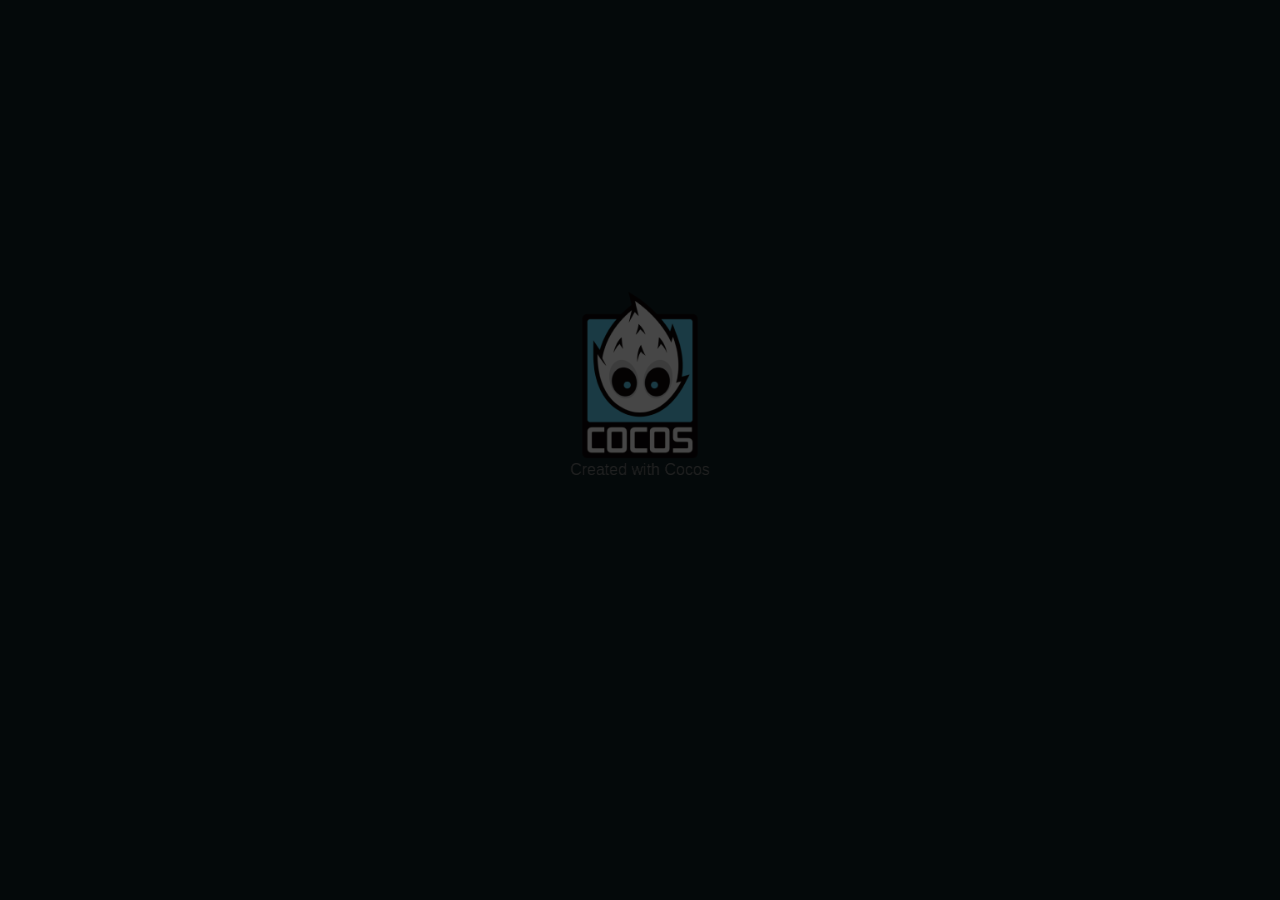
<file: prjs/game/index.html>
<!DOCTYPE html>
<html>
<head>
  <meta charset="utf-8">

  <title>Cocos Creator | first-demo</title>

  <!--http://www.html5rocks.com/en/mobile/mobifying/-->
  <meta name="viewport"
        content="width=device-width,user-scalable=no,initial-scale=1,minimum-scale=1,maximum-scale=1,minimal-ui=true"/>

  <!--https://developer.apple.com/library/safari/documentation/AppleApplications/Reference/SafariHTMLRef/Articles/MetaTags.html-->
  <meta name="apple-mobile-web-app-capable" content="yes">
  <meta name="mobile-web-app-capable" content="yes">
  <meta name="apple-mobile-web-app-status-bar-style" content="black-translucent">
  <meta name="format-detection" content="telephone=no">

  <!-- force webkit on 360 -->
  <meta name="renderer" content="webkit"/>
  <meta name="force-rendering" content="webkit"/>
  <!-- force edge on IE -->
  <meta http-equiv="X-UA-Compatible" content="IE=edge,chrome=1"/>
  <meta name="msapplication-tap-highlight" content="no">

  <!-- force full screen on some browser -->
  <meta name="full-screen" content="yes"/>
  <meta name="x5-fullscreen" content="true"/>
  <meta name="360-fullscreen" content="true"/>

  <!--fix fireball/issues/3568 -->
  <!--<meta name="browsermode" content="application">-->
  <meta name="x5-page-mode" content="app">

  <!--<link rel="apple-touch-icon" href=".png" />-->
  <!--<link rel="apple-touch-icon-precomposed" href=".png" />-->

  <link rel="stylesheet" type="text/css" href="style.css"/>

</head>
<body>
  <div id="GameDiv" cc_exact_fit_screen="true">
      <div id="Cocos3dGameContainer">
        <canvas id="GameCanvas" oncontextmenu="event.preventDefault()" tabindex="99"></canvas>
      </div>
    </div>
  

<!-- Polyfills bundle. -->

<script src="src/polyfills.bundle.js" charset="utf-8"> </script>


<!-- SystemJS support. -->
<script src="src/system.bundle.js" charset="utf-8"> </script>

<!-- Import map -->
<script src="src/import-map.json" type="systemjs-importmap" charset="utf-8"> </script>

<script>
    System.import('./index.js').catch(function(err) { console.error(err); })
</script>

</body>
</html>
</file>
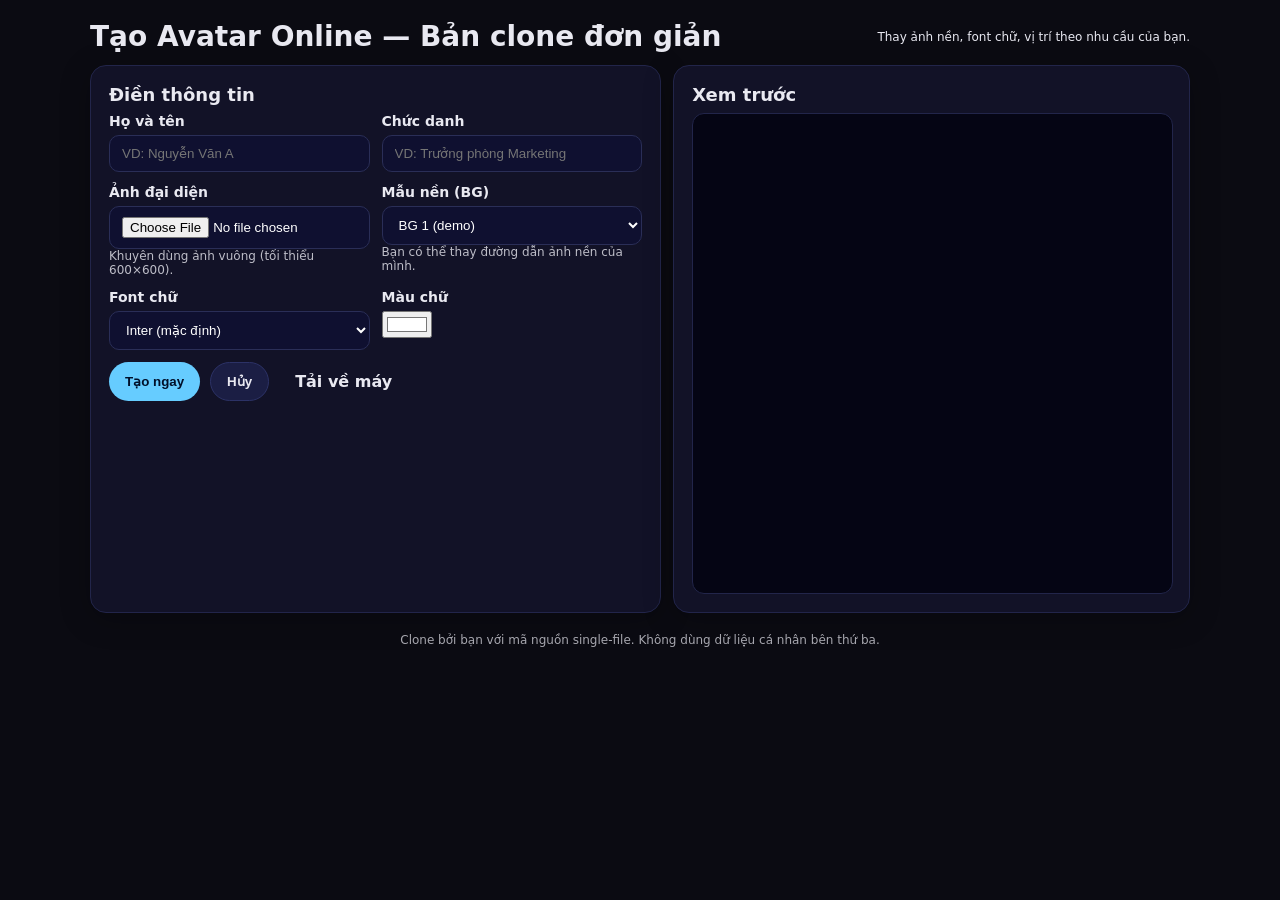
<file: avatar_gen.html>
<!doctype html>
<html lang="vi">
<head>
  <meta charset="utf-8" />
  <meta name="viewport" content="width=device-width, initial-scale=1" />
  <title>Tạo Avatar Online — Bản clone đơn giản</title>
  <style>
    :root{--gap:12px;--radius:16px;--shadow:0 6px 30px rgba(0,0,0,.25)}
    html,body{margin:0;height:100%;font-family:system-ui,-apple-system,Segoe UI,Roboto,Helvetica,Arial,sans-serif;background:#0b0b12;color:#e9e9f1}
    .container{max-width:1100px;margin:0 auto;padding:20px}
    header{display:flex;align-items:center;justify-content:space-between;gap:16px;margin-bottom:12px}
    header h1{font-size:clamp(18px,3.2vw,28px);margin:0}
    .grid{display:grid;grid-template-columns:1.05fr .95fr;gap:var(--gap)}
    @media (max-width:900px){.grid{grid-template-columns:1fr;}}
    .card{background:#121227;border:1px solid #22254a;border-radius:var(--radius);box-shadow:var(--shadow)}
    .card h2{margin:0 0 8px;font-size:18px}
    .card .inner{padding:18px}
    label{font-weight:600;font-size:14px;margin-bottom:6px;display:block}
    input[type="text"], input[type="file"], select{width:100%;padding:10px 12px;border-radius:10px;border:1px solid #2a2e57;background:#0f1030;color:#fff;box-sizing:border-box}
    .row{display:grid;grid-template-columns:1fr 1fr;gap:var(--gap)}
    .btns{display:flex;flex-wrap:wrap;gap:10px;margin-top:12px}
    button, .button{cursor:pointer;border:0;border-radius:999px;padding:10px 16px;font-weight:700}
    button.primary{background:#6cf;color:#00102a}
    button.ghost{background:#1b1e44;color:#e9e9f1;border:1px solid #2c3266}
    .hint{opacity:.8;font-size:12px}
    .preview-wrap{padding:16px}
    .preview{width:100%;aspect-ratio:1/1;background:#050514;border-radius:12px;border:1px solid #22254a;display:flex;align-items:center;justify-content:center}
    canvas{max-width:100%;height:auto;border-radius:12px}
    footer{opacity:.7;text-align:center;margin-top:20px;font-size:12px}
    .small{font-size:12px}
  </style>
</head>
<body>
  <div class="container">
    <header>
      <h1>Tạo Avatar Online — Bản clone đơn giản</h1>
      <div class="small">Thay ảnh nền, font chữ, vị trí theo nhu cầu của bạn.</div>
    </header>

    <div class="grid">
      <section class="card">
        <div class="inner">
          <h2>Điền thông tin</h2>
          <div class="row">
            <div>
              <label for="fullname">Họ và tên</label>
              <input id="fullname" type="text" placeholder="VD: Nguyễn Văn A" />
            </div>
            <div>
              <label for="title">Chức danh</label>
              <input id="title" type="text" placeholder="VD: Trưởng phòng Marketing" />
            </div>
          </div>

          <div class="row" style="margin-top:12px">
            <div>
              <label for="avatar">Ảnh đại diện</label>
              <input id="avatar" type="file" accept="image/*" />
              <div class="hint">Khuyên dùng ảnh vuông (tối thiểu 600×600).</div>
            </div>
            <div>
              <label for="template">Mẫu nền (BG)</label>
              <select id="template"></select>
              <div class="hint">Bạn có thể thay đường dẫn ảnh nền của mình.</div>
            </div>
          </div>

          <div class="row" style="margin-top:12px">
            <div>
              <label for="font">Font chữ</label>
              <select id="font">
                <option value="Inter, system-ui, sans-serif">Inter (mặc định)</option>
                <option value="Arial, Helvetica, sans-serif">Arial</option>
                <option value="Tahoma, Geneva, sans-serif">Tahoma</option>
              </select>
            </div>
            <div>
              <label for="textColor">Màu chữ</label>
              <input id="textColor" type="color" value="#ffffff" />
            </div>
          </div>

          <div class="btns">
            <button class="primary" id="btn-generate">Tạo ngay</button>
            <button class="ghost" id="btn-clear">Hủy</button>
            <a id="btn-download" class="button ghost" download="thumoi.png">Tải về máy</a>
          </div>
        </div>
      </section>

      <section class="card">
        <div class="inner preview-wrap">
          <h2>Xem trước</h2>
          <div class="preview">
            <canvas id="canvas" width="1080" height="1080" aria-label="Xem trước"></canvas>
          </div>
        </div>
      </section>
    </div>

    <footer>Clone bởi bạn với mã nguồn single-file. Không dùng dữ liệu cá nhân bên thứ ba.</footer>
  </div>

<script>
// ============ Cấu hình ============
// Bạn có thể thay thế bằng ảnh của bạn. Mặc định dùng ảnh demo công khai trên trang gốc.
const TEMPLATES = [
  {
    name: "BG 1 (demo)",
    url: "https://gameverse.vtcmobile.vn/thumoi/Content/images/bg1.png",
    // Các thông số vị trí (đơn vị px, theo kích thước 1080x1080)
    avatarRect: { x: 340, y: 330, size: 400, radius: 20 },
    namePos: { x: 540, y: 770 },
    titlePos: { x: 540, y: 810 },
    textAlign: "center",
    nameSize: 44,
    titleSize: 34,
    nameShadow: true
  }
];

// ============ Logic vẽ Canvas ============
const canvas = document.getElementById('canvas');
const ctx = canvas.getContext('2d');

const $ = (id)=>document.getElementById(id);
const fullname = $('fullname');
const title = $('title');
const avatar = $('avatar');
const fontSel = $('font');
const textColor = $('textColor');
const tplSel = $('template');
const btnGen = $('btn-generate');
const btnClear = $('btn-clear');
const btnDownload = $('btn-download');

// Render template options
TEMPLATES.forEach((t, i)=>{
  const opt = document.createElement('option');
  opt.value = i;
  opt.textContent = t.name;
  tplSel.appendChild(opt);
});

let state = { tplIdx: 0, avatarImg: null };

function loadImage(src){
  return new Promise((res, rej)=>{ const i = new Image(); i.crossOrigin = 'anonymous'; i.onload=()=>res(i); i.onerror=rej; i.src=src; });
}

function drawRoundImage(img, x, y, size, radius){
  ctx.save();
  ctx.beginPath();
  const r = radius||0;
  ctx.moveTo(x+r, y);
  ctx.arcTo(x+size, y, x+size, y+size, r);
  ctx.arcTo(x+size, y+size, x, y+size, r);
  ctx.arcTo(x, y+size, x, y, r);
  ctx.arcTo(x, y, x+size, y, r);
  ctx.closePath();
  ctx.clip();
  // cover entire box
  // auto-fit: center-crop square
  const s = Math.min(img.width, img.height);
  const sx = (img.width - s)/2;
  const sy = (img.height - s)/2;
  ctx.drawImage(img, sx, sy, s, s, x, y, size, size);
  ctx.restore();
}

async function render(){
  const tpl = TEMPLATES[state.tplIdx];
  // nền
  const bg = await loadImage(tpl.url);
  ctx.clearRect(0,0,canvas.width,canvas.height);
  ctx.drawImage(bg, 0, 0, canvas.width, canvas.height);

  // avatar
  if(state.avatarImg){
    drawRoundImage(state.avatarImg, tpl.avatarRect.x, tpl.avatarRect.y, tpl.avatarRect.size, tpl.avatarRect.radius);
    // viền trắng nhẹ
    ctx.lineWidth = 6;
    ctx.strokeStyle = 'rgba(255,255,255,.9)';
    ctx.strokeRect(tpl.avatarRect.x, tpl.avatarRect.y, tpl.avatarRect.size, tpl.avatarRect.size);
  }

  // chữ
  ctx.textAlign = tpl.textAlign || 'center';
  ctx.fillStyle = textColor.value || '#fff';
  ctx.font = `700 ${tpl.nameSize||48}px ${fontSel.value}`;
  if(tpl.nameShadow){ ctx.shadowColor='rgba(0,0,0,.65)'; ctx.shadowBlur=8; ctx.shadowOffsetY=2; }
  ctx.fillText(fullname.value || 'Tên của bạn', tpl.namePos.x, tpl.namePos.y);

  ctx.shadowBlur=0; ctx.shadowOffsetY=0; // reset shadow
  ctx.font = `700 ${tpl.titleSize||36}px ${fontSel.value}`;
  ctx.fillText(title.value || 'Chức vụ', tpl.titlePos.x, tpl.titlePos.y);

  // cập nhật link tải
  btnDownload.href = canvas.toDataURL('image/png');
}

btnGen.addEventListener('click', ()=>{
  render();
});

btnClear.addEventListener('click', ()=>{
  fullname.value = '';
  title.value = '';
  avatar.value = '';
  state.avatarImg = null;
  render();
});

tplSel.addEventListener('change', (e)=>{
  state.tplIdx = +e.target.value; render();
});

fontSel.addEventListener('change', render);
textColor.addEventListener('input', render);

avatar.addEventListener('change', (e)=>{
  const file = e.target.files?.[0];
  if(!file) return;
  const url = URL.createObjectURL(file);
  const img = new Image();
  img.onload = ()=>{ state.avatarImg = img; URL.revokeObjectURL(url); render(); };
  img.src = url;
});

// Lần đầu render
render();
</script>
</body>
</html>
</file>
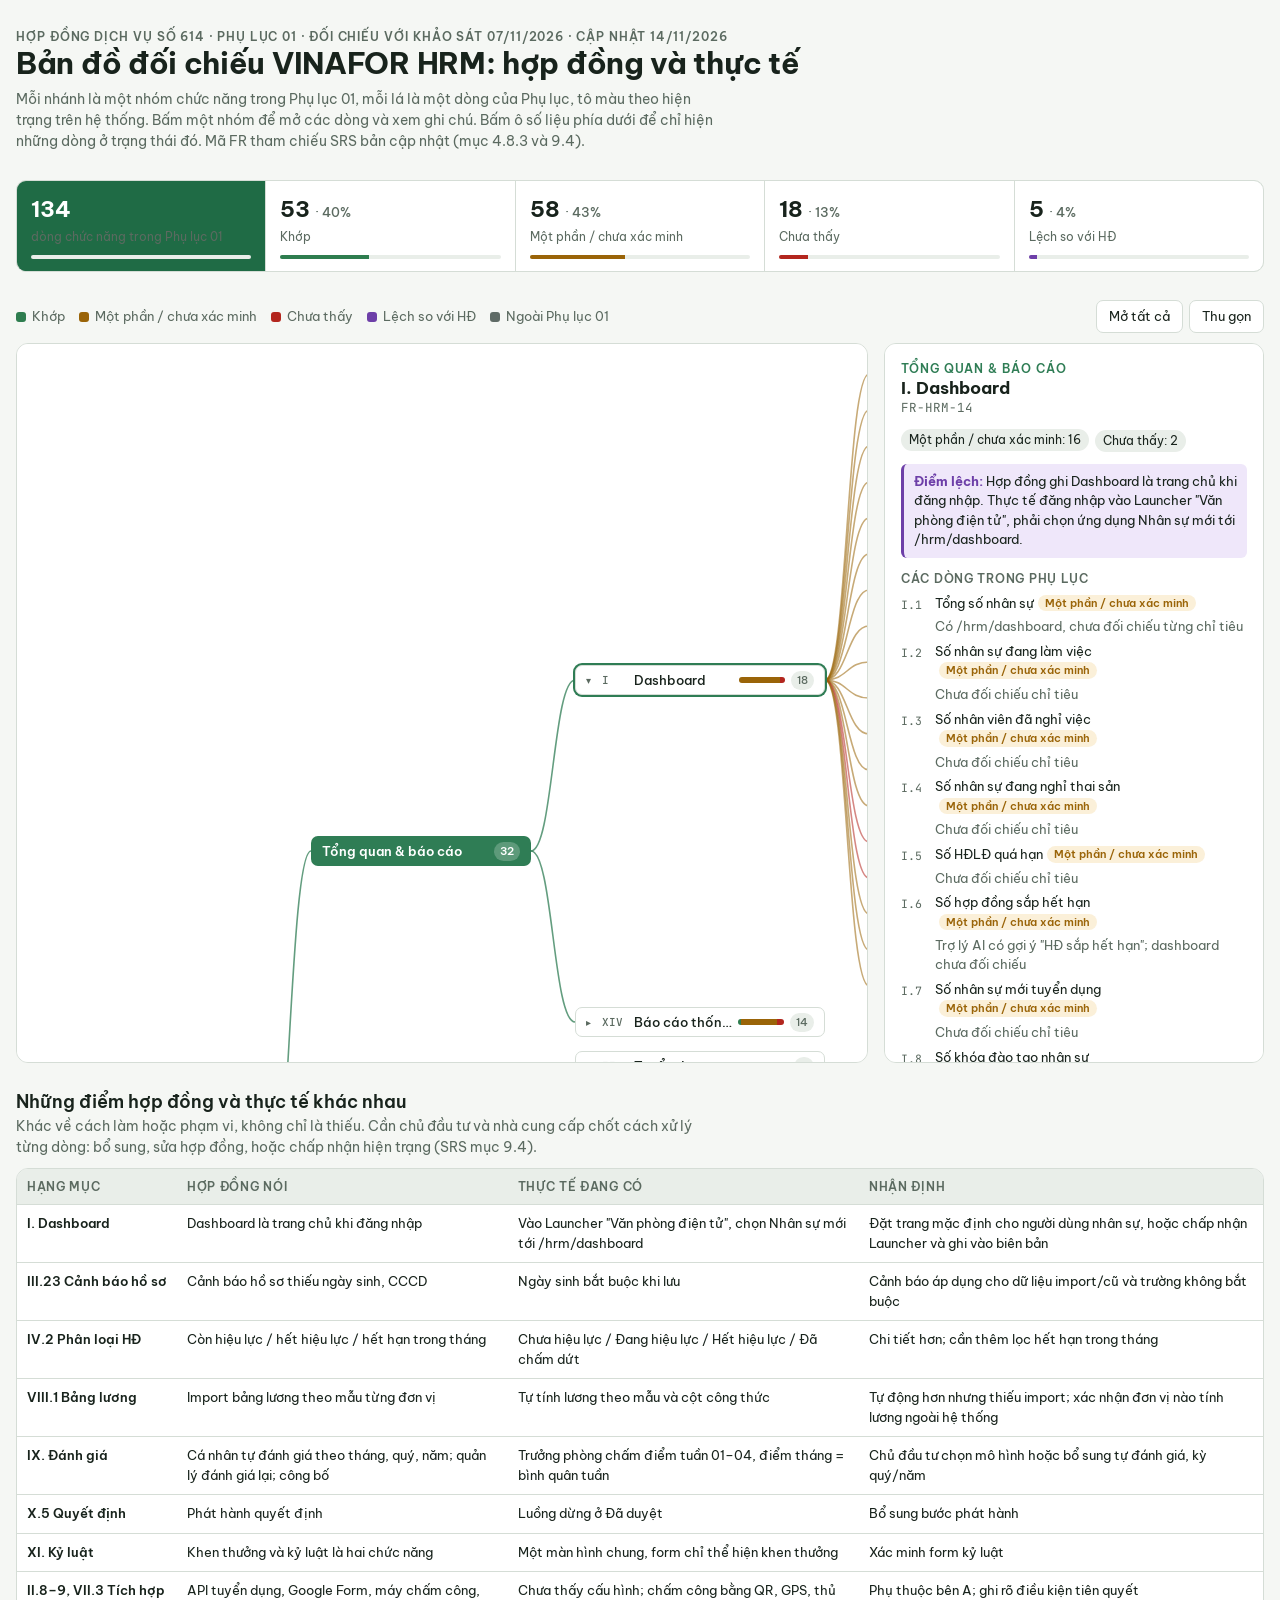
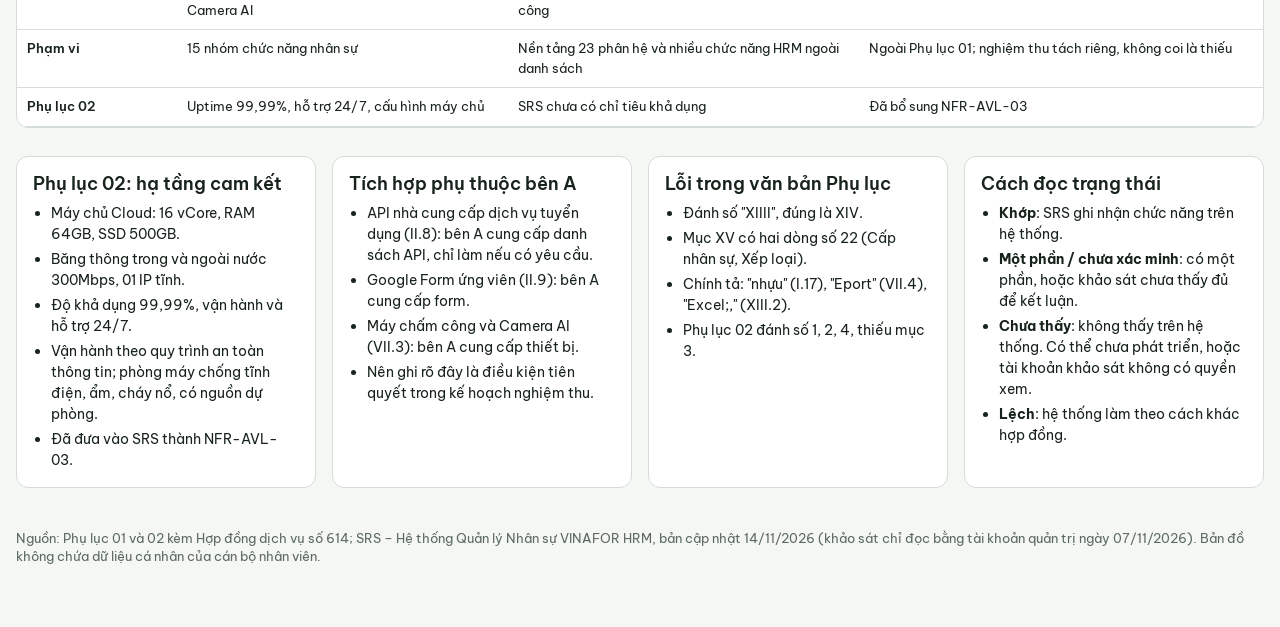
<file: hrm/vinafor-hrm-mindmap.html>
<!doctype html>
<html lang="vi">
<head>
<meta charset="utf-8">
<meta name="viewport" content="width=device-width,initial-scale=1">
<title>Đối chiếu VINAFOR HRM</title>
<meta name="claude:viewport-fit-sides" content="cover">
<link rel="preconnect" href="https://fonts.googleapis.com">
<link rel="stylesheet" href="https://fonts.googleapis.com/css2?family=Be+Vietnam+Pro:wght@400;500;600;700&family=JetBrains+Mono:wght@400;500&display=swap">
<style>
/* Layout: header + số liệu → mindmap Phụ lục 01 (tô màu theo hiện trạng) + bảng chi tiết bên phải → bảng điểm lệch → ghi chú */
:root{
  --bg:#f5f7f4; --surface:#ffffff; --ink:#18231c; --muted:#5b6a60; --line:#d5ddd6; --soft:#e9eee9;
  --accent:#1f6b45; --accent-ink:#ffffff;
  --g1:#2f7d55; --g2:#2f5f9a; --g3:#8a5a12; --g4:#7a3f8f; --g5:#3d4a52; --g6:#7b8580;
  --s-ok:#2e7d4f; --s-ok-bg:#e3f2e7; --s-part:#9a6408; --s-part-bg:#fbf0d9;
  --s-miss:#b3261e; --s-miss-bg:#fbe6e4; --s-dev:#6d3fa8; --s-dev-bg:#efe7fa; --s-out:#5f6b66; --s-out-bg:#eceeed;
  --font-body:"Be Vietnam Pro",system-ui,-apple-system,"Segoe UI",Roboto,sans-serif;
  --font-mono:"JetBrains Mono",ui-monospace,SFMono-Regular,Menlo,monospace;
}
@media (prefers-color-scheme: dark){:root:not([data-theme="light"]){
  --bg:#111713; --surface:#18201b; --ink:#e4ece6; --muted:#9aaba0; --line:#2c3a31; --soft:#1f2a23;
  --accent:#5fbf8a; --accent-ink:#0d1a12;
  --g1:#62c08e; --g2:#77a6e0; --g3:#d9a24b; --g4:#c48bd8; --g5:#9fb0ba; --g6:#8a948f;
  --s-ok:#6fd096; --s-ok-bg:#1c3326; --s-part:#e8b55a; --s-part-bg:#33290f;
  --s-miss:#f2897f; --s-miss-bg:#3a1c1a; --s-dev:#c3a0f0; --s-dev-bg:#2c2140; --s-out:#a9b4af; --s-out-bg:#262d29;
  color-scheme:dark}}
:root[data-theme="dark"]{
  --bg:#111713; --surface:#18201b; --ink:#e4ece6; --muted:#9aaba0; --line:#2c3a31; --soft:#1f2a23;
  --accent:#5fbf8a; --accent-ink:#0d1a12;
  --g1:#62c08e; --g2:#77a6e0; --g3:#d9a24b; --g4:#c48bd8; --g5:#9fb0ba; --g6:#8a948f;
  --s-ok:#6fd096; --s-ok-bg:#1c3326; --s-part:#e8b55a; --s-part-bg:#33290f;
  --s-miss:#f2897f; --s-miss-bg:#3a1c1a; --s-dev:#c3a0f0; --s-dev-bg:#2c2140; --s-out:#a9b4af; --s-out-bg:#262d29;
  color-scheme:dark}
*{box-sizing:border-box}
body{margin:0;background:var(--bg);color:var(--ink);font-family:var(--font-body);font-size:14px;line-height:1.5}
.wrap{max-width:1400px;margin:0 auto;padding-left:max(16px,env(safe-area-inset-left,0px));padding-right:max(16px,env(safe-area-inset-right,0px));padding-block:28px 48px;display:grid;gap:28px}
h1,h2,h3{margin:0;text-wrap:balance;line-height:1.25}
h1{font-size:clamp(22px,3vw,30px);font-weight:700;letter-spacing:-.01em}
h2{font-size:18px;font-weight:600}
.eyebrow{font-size:11.5px;letter-spacing:.08em;text-transform:uppercase;color:var(--muted);font-weight:600}
.lede{color:var(--muted);max-width:78ch;margin:6px 0 0}
code,.mono{font-family:var(--font-mono);font-size:12px}
.stats{display:grid;grid-template-columns:repeat(auto-fit,minmax(150px,1fr));gap:1px;background:var(--line);border:1px solid var(--line);border-radius:10px;overflow:hidden}
.stat{background:var(--surface);padding:12px 14px;border:0;text-align:left;font:inherit;color:inherit;cursor:pointer;border-radius:0}
.stat b{display:block;font-size:22px;font-weight:700;font-variant-numeric:tabular-nums}
.stat span{font-size:12px;color:var(--muted)}
.stat .bar{height:4px;border-radius:2px;margin-top:8px;background:var(--soft);overflow:hidden}
.stat .bar i{display:block;height:100%}
.stat[aria-pressed="true"]{box-shadow:inset 0 -3px 0 var(--accent)}
.toolbar{display:flex;flex-wrap:wrap;gap:8px;align-items:center;justify-content:space-between}
.legend{display:flex;flex-wrap:wrap;gap:6px 14px;font-size:12.5px;color:var(--muted)}
.legend i{display:inline-block;width:10px;height:10px;border-radius:3px;margin-right:6px;vertical-align:-1px}
.btns{display:flex;gap:6px;flex-wrap:wrap}
button{font:inherit;font-size:13px;border:1px solid var(--line);background:var(--surface);color:var(--ink);padding:6px 12px;border-radius:7px;cursor:pointer}
button:hover{border-color:var(--accent)}
button:focus-visible,.node:focus-visible{outline:2px solid var(--accent);outline-offset:2px}
button[aria-pressed="true"]{background:var(--accent);color:var(--accent-ink);border-color:var(--accent)}
.mapgrid{display:grid;grid-template-columns:minmax(0,1fr) 380px;gap:16px;align-items:start}
@media (max-width:1000px){.mapgrid{grid-template-columns:minmax(0,1fr)}}
.mapbox{background:var(--surface);border:1px solid var(--line);border-radius:12px;overflow:auto;max-height:80vh;min-width:0}
.map{position:relative}
.map svg{position:absolute;inset:0;overflow:visible}
.map svg path{fill:none;stroke-width:1.6}
.node{position:absolute;height:30px;display:flex;align-items:center;gap:6px;padding:0 10px;border-radius:7px;white-space:nowrap;overflow:hidden;cursor:pointer;font-size:13px;user-select:none;border:1px solid transparent}
.node .t{overflow:hidden;text-overflow:ellipsis;flex:1;min-width:0}
.node .n{font-size:11px;font-variant-numeric:tabular-nums;padding:1px 6px;border-radius:10px;background:var(--soft);color:var(--muted);flex:none}
.node .caret{font-size:10px;width:10px;flex:none;color:var(--muted)}
.lv0{background:var(--accent);color:var(--accent-ink);font-weight:700;font-size:14px;height:44px;border-radius:10px;cursor:default}
.lv1{color:var(--surface);font-weight:600;cursor:default}
.lv2{background:var(--surface);border-color:var(--line);font-weight:500}
.lv2.sel{box-shadow:0 0 0 2px var(--c)}
.lv2 .code{font-family:var(--font-mono);font-size:11px;color:var(--muted);flex:none;min-width:26px}
.lv3{font-size:12.5px;cursor:default;padding-left:8px}
.mini{display:flex;height:6px;width:46px;border-radius:3px;overflow:hidden;flex:none;background:var(--soft)}
.mini i{display:block;height:100%}
.st-ok{background:var(--s-ok-bg);color:var(--s-ok)}
.st-part{background:var(--s-part-bg);color:var(--s-part)}
.st-miss{background:var(--s-miss-bg);color:var(--s-miss)}
.st-dev{background:var(--s-dev-bg);color:var(--s-dev)}
.st-out{background:var(--s-out-bg);color:var(--s-out)}
.lv3 .sd{width:8px;height:8px;border-radius:50%;flex:none;background:currentColor}
.lv3 .t{color:var(--ink)}
.panel{background:var(--surface);border:1px solid var(--line);border-radius:12px;padding:16px;display:grid;gap:12px;position:sticky;top:12px;min-width:0;max-height:80vh;overflow:auto}
.panel h3{font-size:17px}
.chips{display:flex;flex-wrap:wrap;gap:6px}
.chip{font-size:12px;padding:2px 8px;border-radius:999px;background:var(--soft);color:var(--ink);font-variant-numeric:tabular-nums;white-space:nowrap}
.sub{font-size:12px;color:var(--muted);font-weight:600;text-transform:uppercase;letter-spacing:.06em}
.items{list-style:none;margin:6px 0 0;padding:0;display:grid;gap:6px}
.items li{display:grid;grid-template-columns:26px minmax(0,1fr);gap:4px 8px;font-size:13px}
.items .no{font-family:var(--font-mono);font-size:11.5px;color:var(--muted);padding-top:2px}
.items .pill{display:inline-block;font-size:11px;font-weight:600;padding:0 7px;border-radius:999px;margin-left:4px;vertical-align:1px}
.items .note{grid-column:2;font-size:12.5px;color:var(--muted)}
.devbox{background:var(--s-dev-bg);color:var(--ink);border-left:3px solid var(--s-dev);border-radius:6px;padding:8px 10px;font-size:13px}
.devbox b{color:var(--s-dev)}
.tablebox{overflow-x:auto;background:var(--surface);border:1px solid var(--line);border-radius:12px}
table{border-collapse:collapse;width:100%;font-size:13px;min-width:820px}
th,td{padding:9px 10px;border-bottom:1px solid var(--line);text-align:left;vertical-align:top}
th{font-size:11.5px;text-transform:uppercase;letter-spacing:.06em;color:var(--muted);font-weight:600;background:var(--soft)}
td:first-child{font-weight:600;white-space:nowrap}
.notes{display:grid;grid-template-columns:repeat(auto-fit,minmax(280px,1fr));gap:16px}
.card{background:var(--surface);border:1px solid var(--line);border-radius:12px;padding:16px;min-width:0}
.card ul{margin:8px 0 0;padding-left:18px;display:grid;gap:4px}
.foot{font-size:12.5px;color:var(--muted)}
@media (prefers-reduced-motion:no-preference){.node{transition:top .2s ease,left .2s ease}}
</style>
</head>
<body>
<div class="wrap">
  <header>
    <div class="eyebrow">Hợp đồng dịch vụ số 614 · Phụ lục 01 · đối chiếu với khảo sát 07/11/2026 · cập nhật 14/11/2026</div>
    <h1>Bản đồ đối chiếu VINAFOR HRM: hợp đồng và thực tế</h1>
    <p class="lede">Mỗi nhánh là một nhóm chức năng trong Phụ lục 01, mỗi lá là một dòng của Phụ lục, tô màu theo hiện trạng trên hệ thống. Bấm một nhóm để mở các dòng và xem ghi chú. Bấm ô số liệu phía dưới để chỉ hiện những dòng ở trạng thái đó. Mã FR tham chiếu SRS bản cập nhật (mục 4.8.3 và 9.4).</p>
  </header>

  <section class="stats" id="stats" aria-label="Số liệu theo hiện trạng"></section>

  <section style="display:grid;gap:10px">
    <div class="toolbar">
      <div class="legend" id="legend"></div>
      <div class="btns">
        <button type="button" id="expandAll">Mở tất cả</button>
        <button type="button" id="collapseAll">Thu gọn</button>
      </div>
    </div>
    <div class="mapgrid">
      <div class="mapbox" id="mapbox"><div class="map" id="map"><svg id="wires" aria-hidden="true"></svg></div></div>
      <aside class="panel" id="panel" aria-live="polite"></aside>
    </div>
  </section>

  <section style="display:grid;gap:10px">
    <div>
      <h2>Những điểm hợp đồng và thực tế khác nhau</h2>
      <p class="lede" style="margin-top:2px">Khác về cách làm hoặc phạm vi, không chỉ là thiếu. Cần chủ đầu tư và nhà cung cấp chốt cách xử lý từng dòng: bổ sung, sửa hợp đồng, hoặc chấp nhận hiện trạng (SRS mục 9.4).</p>
    </div>
    <div class="tablebox">
      <table>
        <thead><tr><th>Hạng mục</th><th>Hợp đồng nói</th><th>Thực tế đang có</th><th>Nhận định</th></tr></thead>
        <tbody id="devTable"></tbody>
      </table>
    </div>
  </section>

  <section class="notes">
    <div class="card">
      <h2>Phụ lục 02: hạ tầng cam kết</h2>
      <ul>
        <li>Máy chủ Cloud: 16 vCore, RAM 64GB, SSD 500GB.</li>
        <li>Băng thông trong và ngoài nước 300Mbps, 01 IP tĩnh.</li>
        <li>Độ khả dụng 99,99%, vận hành và hỗ trợ 24/7.</li>
        <li>Vận hành theo quy trình an toàn thông tin; phòng máy chống tĩnh điện, ẩm, cháy nổ, có nguồn dự phòng.</li>
        <li>Đã đưa vào SRS thành NFR-AVL-03.</li>
      </ul>
    </div>
    <div class="card">
      <h2>Tích hợp phụ thuộc bên A</h2>
      <ul>
        <li>API nhà cung cấp dịch vụ tuyển dụng (II.8): bên A cung cấp danh sách API, chỉ làm nếu có yêu cầu.</li>
        <li>Google Form ứng viên (II.9): bên A cung cấp form.</li>
        <li>Máy chấm công và Camera AI (VII.3): bên A cung cấp thiết bị.</li>
        <li>Nên ghi rõ đây là điều kiện tiên quyết trong kế hoạch nghiệm thu.</li>
      </ul>
    </div>
    <div class="card">
      <h2>Lỗi trong văn bản Phụ lục</h2>
      <ul>
        <li>Đánh số "XIIII", đúng là XIV.</li>
        <li>Mục XV có hai dòng số 22 (Cấp nhân sự, Xếp loại).</li>
        <li>Chính tả: "nhựu" (I.17), "Eport" (VII.4), "Excel;," (XIII.2).</li>
        <li>Phụ lục 02 đánh số 1, 2, 4, thiếu mục 3.</li>
      </ul>
    </div>
    <div class="card">
      <h2>Cách đọc trạng thái</h2>
      <ul>
        <li><b>Khớp</b>: SRS ghi nhận chức năng trên hệ thống.</li>
        <li><b>Một phần / chưa xác minh</b>: có một phần, hoặc khảo sát chưa thấy đủ để kết luận.</li>
        <li><b>Chưa thấy</b>: không thấy trên hệ thống. Có thể chưa phát triển, hoặc tài khoản khảo sát không có quyền xem.</li>
        <li><b>Lệch</b>: hệ thống làm theo cách khác hợp đồng.</li>
      </ul>
    </div>
  </section>

  <p class="foot">Nguồn: Phụ lục 01 và 02 kèm Hợp đồng dịch vụ số 614; SRS – Hệ thống Quản lý Nhân sự VINAFOR HRM, bản cập nhật 14/11/2026 (khảo sát chỉ đọc bằng tài khoản quản trị ngày 07/11/2026). Bản đồ không chứa dữ liệu cá nhân của cán bộ nhân viên.</p>
</div>

<script>
const ST={ok:"Khớp",part:"Một phần / chưa xác minh",miss:"Chưa thấy",dev:"Lệch so với HĐ",out:"Ngoài Phụ lục 01"};
const ORDER=["ok","part","miss","dev","out"];
const CL=[
 {id:"c1",name:"Tổng quan & báo cáo",c:"--g1"},
 {id:"c2",name:"Tuyển dụng, hồ sơ, hợp đồng",c:"--g2"},
 {id:"c3",name:"Bảo hiểm, phép, công, lương",c:"--g3"},
 {id:"c4",name:"Đánh giá, quyết định, đào tạo",c:"--g4"},
 {id:"c5",name:"Kho số hóa & danh mục",c:"--g5"},
 {id:"c6",name:"Ngoài Phụ lục 01",c:"--g6"}
];
/* items: [nhãn, trạng thái, ghi chú] */
const P=[
 {id:"I",cl:"c1",name:"Dashboard",fr:"FR-HRM-14",
  dev:"Hợp đồng ghi Dashboard là trang chủ khi đăng nhập. Thực tế đăng nhập vào Launcher \"Văn phòng điện tử\", phải chọn ứng dụng Nhân sự mới tới /hrm/dashboard.",
  items:[["Tổng số nhân sự","part","Có /hrm/dashboard, chưa đối chiếu từng chỉ tiêu"],["Số nhân sự đang làm việc","part","Chưa đối chiếu chỉ tiêu"],["Số nhân viên đã nghỉ việc","part","Chưa đối chiếu chỉ tiêu"],["Số nhân sự đang nghỉ thai sản","part","Chưa đối chiếu chỉ tiêu"],["Số HĐLĐ quá hạn","part","Chưa đối chiếu chỉ tiêu"],["Số hợp đồng sắp hết hạn","part","Trợ lý AI có gợi ý \"HĐ sắp hết hạn\"; dashboard chưa đối chiếu"],["Số nhân sự mới tuyển dụng","part","Chưa đối chiếu chỉ tiêu"],["Số khóa đào tạo nhân sự","part","Chưa đối chiếu chỉ tiêu"],["Nhân sự theo độ tuổi, nam/nữ (%)","part","Chưa đối chiếu chỉ tiêu"],["Tổng số HĐ theo loại (%)","part","Chưa đối chiếu chỉ tiêu"],["Nhân sự toàn TCT và từng công ty trực thuộc","part","Cây đơn vị có số hồ sơ theo nút; dashboard chưa đối chiếu"],["Danh sách nhân sự mới vào công ty","part","Chưa đối chiếu chỉ tiêu"],["Sinh nhật trong ngày, trong tháng","part","Có ở phân hệ Truyền thông (/media/birthday), chưa thấy trên dashboard nhân sự"],["Số cháu thiếu nhi nhận quà 1/6 (dưới 16 tuổi)","miss","Không thấy ở đâu trong hệ thống"],["Số cặp vợ chồng làm trong công ty","miss","Không thấy ở đâu trong hệ thống"],["Biểu đồ theo trình độ học vấn","part","Chưa đối chiếu chỉ tiêu"],["Biểu đồ theo độ tuổi","part","Chưa đối chiếu chỉ tiêu"],["Biểu đồ theo loại hợp đồng","part","Chưa đối chiếu chỉ tiêu"]]},
 {id:"XIV",cl:"c1",name:"Báo cáo thống kê",fr:"FR-HRM-31",
  dev:"",
  items:[["Danh sách chiến dịch tuyển dụng","part","SRS chưa liệt kê báo cáo theo mẫu"],["Tổng hợp nhân sự","part","Chưa xác minh"],["Danh sách nhân sự nghỉ việc","part","Chưa xác minh"],["Danh sách hợp đồng lao động","part","Chưa xác minh"],["Danh sách đào tạo nhân sự","part","Chưa xác minh"],["Thống kê quá trình công tác","part","Chưa xác minh"],["Thống kê thâm niên công tác","part","Chưa xác minh (thâm niên có tính tự động trên hồ sơ)"],["Tổng hợp đánh giá nhân sự","part","Chưa xác minh"],["Tổng hợp nhận xét chung về đánh giá","part","Chưa xác minh"],["Danh sách các cháu nhận quà Trung thu","miss","Không thấy"],["Danh sách các cháu nhận quà 1/6","miss","Không thấy"],["Số liệu đào tạo, tuyển dụng, nghỉ việc","part","Chưa xác minh"],["Trên 20 báo cáo có sẵn","part","Có \"Báo cáo theo mẫu\" nhưng chưa đếm được số lượng"],["Báo cáo động (người dùng tự lập)","ok",""]]},
 {id:"II",cl:"c2",name:"Tuyển dụng nhân sự",fr:"FR-HRM-15, FR-HRM-16",
  dev:"",
  items:[["Đề xuất tuyển dụng (cá nhân, phòng ban)","ok",""],["Phê duyệt đề xuất","part","Chiến dịch có trạng thái Chờ duyệt; duyệt đề xuất chưa thấy rõ"],["Chiến dịch tuyển dụng","ok",""],["Danh sách ứng viên","ok",""],["Danh sách lịch phỏng vấn","miss","Chỉ có email mời phỏng vấn"],["Kết quả tuyển dụng (các đợt)","part","Có trạng thái Trúng/Không trúng tuyển, chưa có màn kết quả theo đợt"],["Duyệt kết quả tuyển dụng","miss","Không thấy bước duyệt"],["API nhà cung cấp dịch vụ tuyển dụng","miss","Phụ thuộc bên A cung cấp API"],["Lấy dữ liệu ứng viên từ Google Form","miss","Phụ thuộc bên A cung cấp form"]]},
 {id:"III",cl:"c2",name:"Hồ sơ nhân sự",fr:"FR-HRM-17 đến FR-HRM-20",
  dev:"III.23 cảnh báo hồ sơ thiếu ngày sinh, nhưng hệ thống bắt buộc nhập ngày sinh khi lưu. Cảnh báo chỉ có ý nghĩa với dữ liệu import/cũ và trường không bắt buộc như CCCD.",
  items:[["Danh sách hồ sơ (đang làm, nghỉ việc, thai sản, không lương, tất cả)","ok","Thực tế có thêm Nghỉ đi học, Nghỉ khác, Nghỉ hưu"],["Bộ lọc động nhiều tiêu chí","part","Có \"Tìm nâng cao\", chưa rõ các tiêu chí"],["Lý lịch mẫu chung","part","Có in hồ sơ, chưa rõ mẫu"],["Lý lịch tự thuật mẫu 2C-BNV/2008","part","Chỉ thấy trường \"Hiển thị trong mẫu 2C\""],["Profile nhân sự","part","Chưa thấy trang tổng hợp; form nhập có 7 tab"],["Quá trình công tác","ok",""],["Phân công công tác","part","Có quyết định, nút \"Chưa phân công\"; chưa có mục riêng"],["Hợp đồng lao động","ok",""],["Quyết định","ok",""],["Thu nhập và bảo hiểm","part","Có ở phân hệ Lương, Bảo hiểm; chưa thấy trong hồ sơ"],["Khen thưởng / kỷ luật","ok",""],["Chứng chỉ, bằng cấp","ok","Tab Quá trình đào tạo"],["Tài sản sử dụng","part","Có ở phân hệ Tài sản, chưa thấy liên kết với hồ sơ"],["Đào tạo","ok",""],["Chấm công tháng","part","Chưa thấy trong hồ sơ"],["Phiếu lương cá nhân","ok","Gửi phiếu lương cho từng nhân viên"],["Nghỉ phép","ok",""],["File số hóa của nhân sự","ok","Kho số hóa"],["In / kết xuất Excel, Word","part","Có Excel và in; chưa thấy Word"],["Xác nhận tiếp nhận hồ sơ","part","Tab Giấy tờ tiếp nhận"],["Đề xuất chỉnh sửa hồ sơ cá nhân","ok","Nhân viên tự cập nhật"],["Phê duyệt chỉnh sửa hồ sơ","ok","Hàng Hồ sơ chờ duyệt"],["Cảnh báo thông minh (thiếu ngày sinh, CCCD)","dev","Ngày sinh đang là trường bắt buộc"],["Thống kê nhanh bố mẹ, vợ chồng, anh chị em, con","miss","Chỉ có tab Quan hệ gia đình từng hồ sơ"]]},
 {id:"IV",cl:"c2",name:"Hợp đồng lao động",fr:"FR-HRM-21",
  dev:"Hợp đồng chia: còn hiệu lực / hết hiệu lực / hết hạn trong tháng. Thực tế chia: Chưa hiệu lực / Đang hiệu lực / Hết hiệu lực / Đã chấm dứt. Chi tiết hơn nhưng thiếu lọc hết hạn trong tháng.",
  items:[["Danh sách hợp đồng lao động","ok",""],["Phân loại (còn hiệu lực, hết hiệu lực, hết hạn trong tháng)","dev","Thiếu nhóm hết hạn trong tháng"],["Kết xuất Excel","ok",""],["Tạo lập hợp đồng tự động theo mẫu","miss","Không thấy sinh văn bản HĐ từ mẫu"]]},
 {id:"V",cl:"c3",name:"Bảo hiểm",fr:"FR-HRM-22",
  dev:"",
  items:[["Danh sách đóng bảo hiểm theo tháng","ok","Bảng theo dõi đóng"],["Tăng / giảm bảo hiểm","miss","Không thấy"],["Import danh sách từ Excel","miss","Import hiện chỉ có ở Tổ chức, Người dùng, Hợp đồng, Đào tạo"],["Kết xuất Excel","ok",""]]},
 {id:"VI",cl:"c3",name:"Nghỉ phép / phép năm",fr:"FR-HRM-23",
  dev:"",
  items:[["Đề xuất xin nghỉ phép","ok","Đơn nghỉ phép, biểu mẫu e-Form"],["Tính ngày phép trong năm","ok",""],["Tính phép tồn theo quy định nhà nước","part","Có chuyển phép tồn; công thức chưa xác nhận"],["Theo dõi phép tồn","ok",""],["Export bảng dữ liệu phép năm","part","Chưa thấy nút export ở màn phép năm"],["Kết xuất Excel","part","Chưa thấy nút export ở màn phép năm"]]},
 {id:"VII",cl:"c3",name:"Chấm công",fr:"FR-HRM-24",
  dev:"",
  items:[["Bảng chấm công tháng","ok",""],["Bảng chấm công làm thêm giờ","part","Chỉ có cấu hình OT"],["Chấm công: phần mềm, Excel, máy chấm công, Camera AI","part","Có QR/GPS/thủ công; chưa thấy Excel, máy chấm công, Camera AI"],["Import / Export bảng chấm công tháng","part","Có xuất dữ liệu; chưa thấy import"]]},
 {id:"VIII",cl:"c3",name:"Bảng lương",fr:"FR-HRM-25",
  dev:"Hợp đồng: import bảng lương theo mẫu từng đơn vị (lương tính bên ngoài). Thực tế: hệ thống tự tính lương theo mẫu, có cột công thức, nhưng không có import.",
  items:[["Import bảng lương theo mẫu từng đơn vị","dev","Hệ thống tự tính, không import"],["Trình, phê duyệt số liệu bảng lương","ok",""],["Export bảng lương Excel, PDF","part","Có Excel; chưa thấy PDF"],["Tổng lương phòng ban và toàn công ty","miss","Không thấy"],["Tổng hợp lương nhân sự theo năm","ok",""]]},
 {id:"IX",cl:"c4",name:"Đánh giá nhân sự",fr:"FR-HRM-26",
  dev:"Hợp đồng: cá nhân tự lập phiếu đánh giá theo tháng, quý, năm; quản lý đánh giá lại; công bố. Thực tế: trưởng phòng chấm điểm tuần 01–04, điểm tháng là bình quân tuần.",
  items:[["Khởi tạo mẫu biểu đánh giá trong form","part","Có danh mục Nhóm tiêu chí, chưa có trình tạo mẫu"],["Cá nhân tự lập form đánh giá (tháng, quý, năm)","dev","Trưởng phòng chấm; chỉ có tuần và tháng"],["Tổng hợp đánh giá","ok",""],["Trình phê duyệt cấp quản lý","ok","Tab Chờ duyệt"],["Quản lý kiểm tra, đánh giá lại, duyệt","part","Có trưởng phòng chấm điểm"],["Công bố kết quả đánh giá","miss","Không thấy"]]},
 {id:"X",cl:"c4",name:"Quản lý quyết định",fr:"FR-HRM-27",
  dev:"Hợp đồng có bước phát hành quyết định. Thực tế luồng dừng ở Đã duyệt.",
  items:[["Khởi tạo mẫu quyết định (phân công, bổ nhiệm, miễn nhiệm…)","part","Có phân loại QĐ, form đổi theo loại; chưa có mẫu văn bản"],["Dự thảo quyết định theo mẫu","part","Có Dự thảo; chưa sinh văn bản theo mẫu"],["Trình phê duyệt","ok",""],["Phê duyệt","ok",""],["Phát hành quyết định","dev","Không có bước phát hành"],["Liên kết quyết định vào hồ sơ","ok","Ghi vào quá trình công tác"]]},
 {id:"XI",cl:"c4",name:"Khen thưởng / kỷ luật",fr:"FR-HRM-28",
  dev:"",
  items:[["Khen thưởng cá nhân / tập thể","ok",""],["Kỷ luật cá nhân / tập thể","part","Màn hình chung /hrm/reward; form chỉ có trường khen thưởng"]]},
 {id:"XII",cl:"c4",name:"Quản lý đào tạo",fr:"FR-HRM-29",
  dev:"",
  items:[["Lập đề xuất đào tạo","part","Thiếu trường: đơn vị đề xuất, nội dung, lịch học, địa điểm, chi phí"],["Tổng hợp đề xuất (dự thảo, chờ duyệt, đã duyệt, không duyệt)","part","Chưa thấy các trạng thái này"],["Danh sách đào tạo (kế hoạch, đang thực hiện, hoàn thành)","part","Chưa thấy kết quả, lịch học, tài liệu"]]},
 {id:"XIII",cl:"c5",name:"Kho dữ liệu số hóa",fr:"FR-HRM-30",
  dev:"",
  items:[["Danh sách file số hóa theo nhân sự","ok",""],["Lọc, phân loại theo nhóm (PDF, Excel, Word, ảnh)","ok",""],["Tra cứu, tìm kiếm theo nhân sự","ok",""],["Xem chi tiết, tải về","part","Chưa xác minh"],["Lịch sử truy cập, khai thác","part","Chỉ có nhật ký thao tác chung"]]},
 {id:"XV",cl:"c5",name:"Danh mục dùng chung",fr:"FR-HRM-32",
  dev:"",
  items:[["Địa danh (cây phân cấp)","part","Có danh mục Địa danh, chưa thấy phân cấp"],["Vòng phỏng vấn","miss",""],["Vị trí tuyển dụng","ok","Chức danh / Vị trí"],["Trình độ học vấn","ok",""],["Trình độ văn hóa","ok",""],["Chuyên ngành","ok",""],["Chứng thực cá nhân","ok","Giấy tờ tùy thân"],["Nơi cấp chứng thực","ok","Nơi cấp"],["Loại hợp đồng","ok",""],["Quốc tịch","ok",""],["Dân tộc","ok",""],["Tôn giáo","ok",""],["Ngoại ngữ","ok","Trình độ ngoại ngữ"],["Nơi đào tạo","ok",""],["Khoa (trường ĐH)","ok","Khoa chuyên ngành"],["Bằng cấp","ok",""],["Trình độ tin học","ok",""],["Ngân hàng","ok",""],["Nhóm đào tạo","miss",""],["Khóa học","miss",""],["Tiêu chí đánh giá","part","Có Nhóm tiêu chí"],["Cấp nhân sự","ok",""],["Xếp loại","miss","Chỉ là tham số lương \"Xếp loại CBNV\""],["Mô hình cơ cấu tổ chức (cây)","ok",""]]},
 {id:"+HR",cl:"c6",name:"Nhân sự: ngoài danh mục HĐ",fr:"SRS 4.8.2",out:true,
  dev:"",
  items:[["Quyết toán thuế TNCN","out",""],["Quy hoạch cán bộ","out",""],["Người đại diện phần vốn","out",""],["Tổ chức: sáp nhập, giải thể đơn vị","out",""],["Danh sách đen ứng viên","out",""],["Ngân hàng câu hỏi phỏng vấn","out",""],["Email tuyển dụng theo mẫu","out",""],["Trợ lý Nhân sự AI (thử nghiệm)","out",""]]},
 {id:"+DOC",cl:"c6",name:"Văn bản & tài liệu",fr:"SRS 4.4–4.7",out:true,dev:"",
  items:[["Văn bản – điều hành","out",""],["Tài liệu (ECM)","out",""],["Thư viện văn bản","out",""],["Pháp chế","out","Chưa xem được giao diện"],["Ký số","out","Chưa xem được giao diện"]]},
 {id:"+OPS",cl:"c6",name:"Điều hành & hành chính",fr:"SRS 4.2–4.13",out:true,dev:"",
  items:[["Đề xuất (e-Form)","out",""],["Công việc – dự án","out",""],["Ngân sách nhiệm vụ","out",""],["Nhiệm vụ","out","Chưa xem được giao diện"],["Lịch biểu – phòng họp","out",""],["Tài sản","out",""],["Điều xe","out",""],["Đặt vé máy bay","out","Chưa xem được giao diện"]]},
 {id:"+COL",cl:"c6",name:"Cộng tác & nền tảng",fr:"SRS 4.1, 4.9, 4.14",out:true,dev:"",
  items:[["Truyền thông nội bộ","out",""],["Chat, gọi thoại","out",""],["Tiện ích cá nhân","out",""],["Quản trị hệ thống","out","Nền tảng dùng chung, HRM phụ thuộc"],["Cổng, tìm kiếm, xác thực","out",""]]}
];
const DEV=[
 ["I. Dashboard","Dashboard là trang chủ khi đăng nhập","Vào Launcher \"Văn phòng điện tử\", chọn Nhân sự mới tới /hrm/dashboard","Đặt trang mặc định cho người dùng nhân sự, hoặc chấp nhận Launcher và ghi vào biên bản"],
 ["III.23 Cảnh báo hồ sơ","Cảnh báo hồ sơ thiếu ngày sinh, CCCD","Ngày sinh bắt buộc khi lưu","Cảnh báo áp dụng cho dữ liệu import/cũ và trường không bắt buộc"],
 ["IV.2 Phân loại HĐ","Còn hiệu lực / hết hiệu lực / hết hạn trong tháng","Chưa hiệu lực / Đang hiệu lực / Hết hiệu lực / Đã chấm dứt","Chi tiết hơn; cần thêm lọc hết hạn trong tháng"],
 ["VIII.1 Bảng lương","Import bảng lương theo mẫu từng đơn vị","Tự tính lương theo mẫu và cột công thức","Tự động hơn nhưng thiếu import; xác nhận đơn vị nào tính lương ngoài hệ thống"],
 ["IX. Đánh giá","Cá nhân tự đánh giá theo tháng, quý, năm; quản lý đánh giá lại; công bố","Trưởng phòng chấm điểm tuần 01–04, điểm tháng = bình quân tuần","Chủ đầu tư chọn mô hình hoặc bổ sung tự đánh giá, kỳ quý/năm"],
 ["X.5 Quyết định","Phát hành quyết định","Luồng dừng ở Đã duyệt","Bổ sung bước phát hành"],
 ["XI. Kỷ luật","Khen thưởng và kỷ luật là hai chức năng","Một màn hình chung, form chỉ thể hiện khen thưởng","Xác minh form kỷ luật"],
 ["II.8–9, VII.3 Tích hợp","API tuyển dụng, Google Form, máy chấm công, Camera AI","Chưa thấy cấu hình; chấm công bằng QR, GPS, thủ công","Phụ thuộc bên A; ghi rõ điều kiện tiên quyết"],
 ["Phạm vi","15 nhóm chức năng nhân sự","Nền tảng 23 phân hệ và nhiều chức năng HRM ngoài danh sách","Ngoài Phụ lục 01; nghiệm thu tách riêng, không coi là thiếu"],
 ["Phụ lục 02","Uptime 99,99%, hỗ trợ 24/7, cấu hình máy chủ","SRS chưa có chỉ tiêu khả dụng","Đã bổ sung NFR-AVL-03"]
];

const cssv=v=>`var(${v})`;
const clCol=id=>cssv(CL.find(c=>c.id===id).c);
const stCol=s=>cssv("--s-"+s);
const open=new Set(); let sel="I"; let filter=null;
const esc=s=>String(s).replace(/[&<>"]/g,c=>({"&":"&amp;","<":"&lt;",">":"&gt;",'"':"&quot;"}[c]));
const inPL=P.filter(p=>!p.out);
const allItems=inPL.flatMap(p=>p.items);
const count=(arr,s)=>arr.filter(i=>i[1]===s).length;

function renderStats(){
  const total=allItems.length;
  const cells=[[null,total,"dòng chức năng trong Phụ lục 01",null]].concat(["ok","part","miss","dev"].map(s=>[s,count(allItems,s),ST[s],s]));
  document.getElementById("stats").innerHTML=cells.map(([k,n,label,s])=>{
    const pct=Math.round(n/total*100);
    const bar=s?`<div class="bar"><i style="width:${pct}%;background:${stCol(s)}"></i></div>`:`<div class="bar">${["ok","part","miss","dev"].map(x=>`<i style="display:inline-block;width:${count(allItems,x)/total*100}%;background:${stCol(x)}"></i>`).join("")}</div>`;
    return `<button type="button" class="stat" data-f="${k||""}" aria-pressed="${filter===k}"><b>${n}${s?` <span style="font-size:13px;font-weight:500">· ${pct}%</span>`:""}</b><span>${label}</span>${bar}</button>`;
  }).join("");
  document.querySelectorAll(".stat").forEach(b=>b.onclick=()=>{
    const f=b.dataset.f||null; filter=(filter===f)?null:f;
    if(filter){P.forEach(p=>{if(p.items.some(i=>i[1]===filter)) open.add(p.id); else open.delete(p.id)})}
    refresh();
  });
}

const W=[230,220,250,330], GAP=44, ROW=36, PAD=20;
function visibleItems(p){return p.items.map((it,i)=>({it,i})).filter(o=>!filter||o.it[1]===filter)}
function build(){
  return {id:"root",lv:0,label:"VINAFOR HRM · Phụ lục 01",children:CL.map(c=>({id:c.id,lv:1,label:c.name,cl:c.id,children:P.filter(p=>p.cl===c.id).map(p=>({id:p.id,lv:2,label:p.name,cl:c.id,p,children:open.has(p.id)?visibleItems(p).map(o=>({id:p.id+"-"+o.i,lv:3,label:o.it[0],st:o.it[1],note:o.it[2],no:p.out?"":(o.i+1),cl:c.id,children:[]})):[]}))}))};
}
function layout(n,depth,y){
  n.x=PAD+W.slice(0,depth).reduce((a,b)=>a+b+GAP,0);
  if(!n.children.length){n.y=y.v; y.v+=ROW; return}
  n.children.forEach(c=>layout(c,depth+1,y));
  if(n.lv===1) y.v+=8;
  n.y=(n.children[0].y+n.children[n.children.length-1].y)/2;
}
function mini(items){
  const t=items.length||1;
  return `<span class="mini" aria-hidden="true">${ORDER.map(s=>{const c=count(items,s);return c?`<i style="width:${c/t*100}%;background:${stCol(s)}"></i>`:""}).join("")}</span>`;
}
function renderMap(){
  const root=build(), y={v:PAD+10}; layout(root,0,y);
  const map=document.getElementById("map"), svg=document.getElementById("wires");
  map.querySelectorAll(".node").forEach(e=>e.remove());
  const depthMax=P.some(p=>open.has(p.id))?4:3;
  const width=PAD*2+W.slice(0,depthMax).reduce((a,b)=>a+b+GAP,0)-GAP;
  map.style.width=width+"px"; map.style.height=(y.v+PAD)+"px";
  svg.setAttribute("width",width); svg.setAttribute("height",y.v+PAD);
  let paths="";
  (function walk(n){
    const h=n.lv===0?44:30;
    const el=document.createElement("div");
    el.className="node lv"+n.lv+(n.id===sel?" sel":"")+(n.lv===3?" st-"+n.st:"");
    el.style.left=n.x+"px"; el.style.top=(n.y-h/2)+"px"; el.style.width=W[n.lv]+"px";
    if(n.cl) el.style.setProperty("--c",clCol(n.cl));
    if(n.lv===1) el.style.background=clCol(n.cl);
    if(n.lv===2){
      const p=n.p;
      el.tabIndex=0; el.setAttribute("role","button"); el.setAttribute("aria-expanded",open.has(n.id));
      el.innerHTML=`<span class="caret">${open.has(n.id)?"▾":"▸"}</span><span class="code">${p.out?"":esc(p.id)}</span><span class="t">${esc(n.label)}</span>${mini(p.items)}<span class="n">${p.items.length}</span>`;
      el.title=`${p.out?"":p.id+". "}${n.label} · ${p.items.length} dòng`;
      const act=()=>{const box=document.getElementById("mapbox"), before=el.offsetTop-box.scrollTop; sel=n.id; open.has(n.id)?open.delete(n.id):open.add(n.id); renderMap(); renderPanel(); const now=document.querySelector('.node.sel'); if(now){box.scrollTop=now.offsetTop-before; now.focus({preventScroll:true})}};
      el.onclick=act; el.onkeydown=e=>{if(e.key==="Enter"||e.key===" "){e.preventDefault();act()}};
    } else if(n.lv===3){
      el.innerHTML=`<span class="sd"></span><span class="t">${n.no?n.no+". ":""}${esc(n.label)}</span>`;
      el.title=`${n.label} — ${ST[n.st]}${n.note?": "+n.note:""}`;
    } else {
      const ps=n.lv===1?P.filter(p=>p.cl===n.id):[];
      el.innerHTML=`<span class="t">${esc(n.label)}</span>`+(n.lv===1?`<span class="n" style="background:rgba(255,255,255,.22);color:inherit">${ps.reduce((a,p)=>a+p.items.length,0)}</span>`:"");
      el.title=n.label;
    }
    map.appendChild(el);
    n.children.forEach(c=>{
      const x1=n.x+W[n.lv], y1=n.y, x2=c.x, y2=c.y, mx=(x1+x2)/2;
      const stroke=c.lv===3?stCol(c.st):clCol(c.cl);
      paths+=`<path d="M${x1} ${y1} C${mx} ${y1}, ${mx} ${y2}, ${x2} ${y2}" style="stroke:${stroke};opacity:${c.lv===3?.55:.75}"/>`;
      walk(c);
    });
  })(root);
  svg.innerHTML=paths;
}

function renderPanel(){
  const p=P.find(x=>x.id===sel)||P[0], c=CL.find(x=>x.id===p.cl);
  const chips=ORDER.filter(s=>count(p.items,s)).map(s=>`<span class="chip st-${s}">${ST[s]}: ${count(p.items,s)}</span>`).join("");
  const list=p.items.map((it,i)=>`<li><span class="no">${p.out?"•":p.id+"."+(i+1)}</span><span>${esc(it[0])}<span class="pill st-${it[1]}">${ST[it[1]]}</span></span>${it[2]?`<span class="note">${esc(it[2])}</span>`:""}</li>`).join("");
  document.getElementById("panel").innerHTML=`
    <div><div class="eyebrow" style="color:${clCol(p.cl)}">${esc(c.name)}</div><h3>${p.out?"":esc(p.id)+". "}${esc(p.name)}</h3><div class="foot mono">${esc(p.fr)}</div></div>
    <div class="chips">${chips}</div>
    ${p.dev?`<div class="devbox"><b>Điểm lệch:</b> ${esc(p.dev)}</div>`:""}
    ${p.out?`<div class="foot">Hệ thống có nhưng Phụ lục 01 không liệt kê. Nghiệm thu tách riêng, không tính là thiếu hay lệch.</div>`:""}
    <div><div class="sub">Các dòng trong ${p.out?"nhóm":"Phụ lục"}</div><ul class="items">${list}</ul></div>`;
}

function renderDev(){
  document.getElementById("devTable").innerHTML=DEV.map(r=>`<tr>${r.map(t=>`<td>${esc(t)}</td>`).join("")}</tr>`).join("");
}
document.getElementById("expandAll").onclick=()=>{P.forEach(p=>open.add(p.id)); renderMap(); const b=document.getElementById("mapbox"); b.scrollTop=0; b.scrollLeft=0};
document.getElementById("collapseAll").onclick=()=>{open.clear(); filter=null; refresh(); const b=document.getElementById("mapbox"); b.scrollTop=0; b.scrollLeft=0};
document.getElementById("legend").innerHTML=ORDER.map(s=>`<span><i style="background:${stCol(s)}"></i>${ST[s]}</span>`).join("");
function refresh(){renderStats(); renderMap(); renderPanel()}
open.add("I"); renderDev(); refresh();
</script>
</body>
</html>
</file>
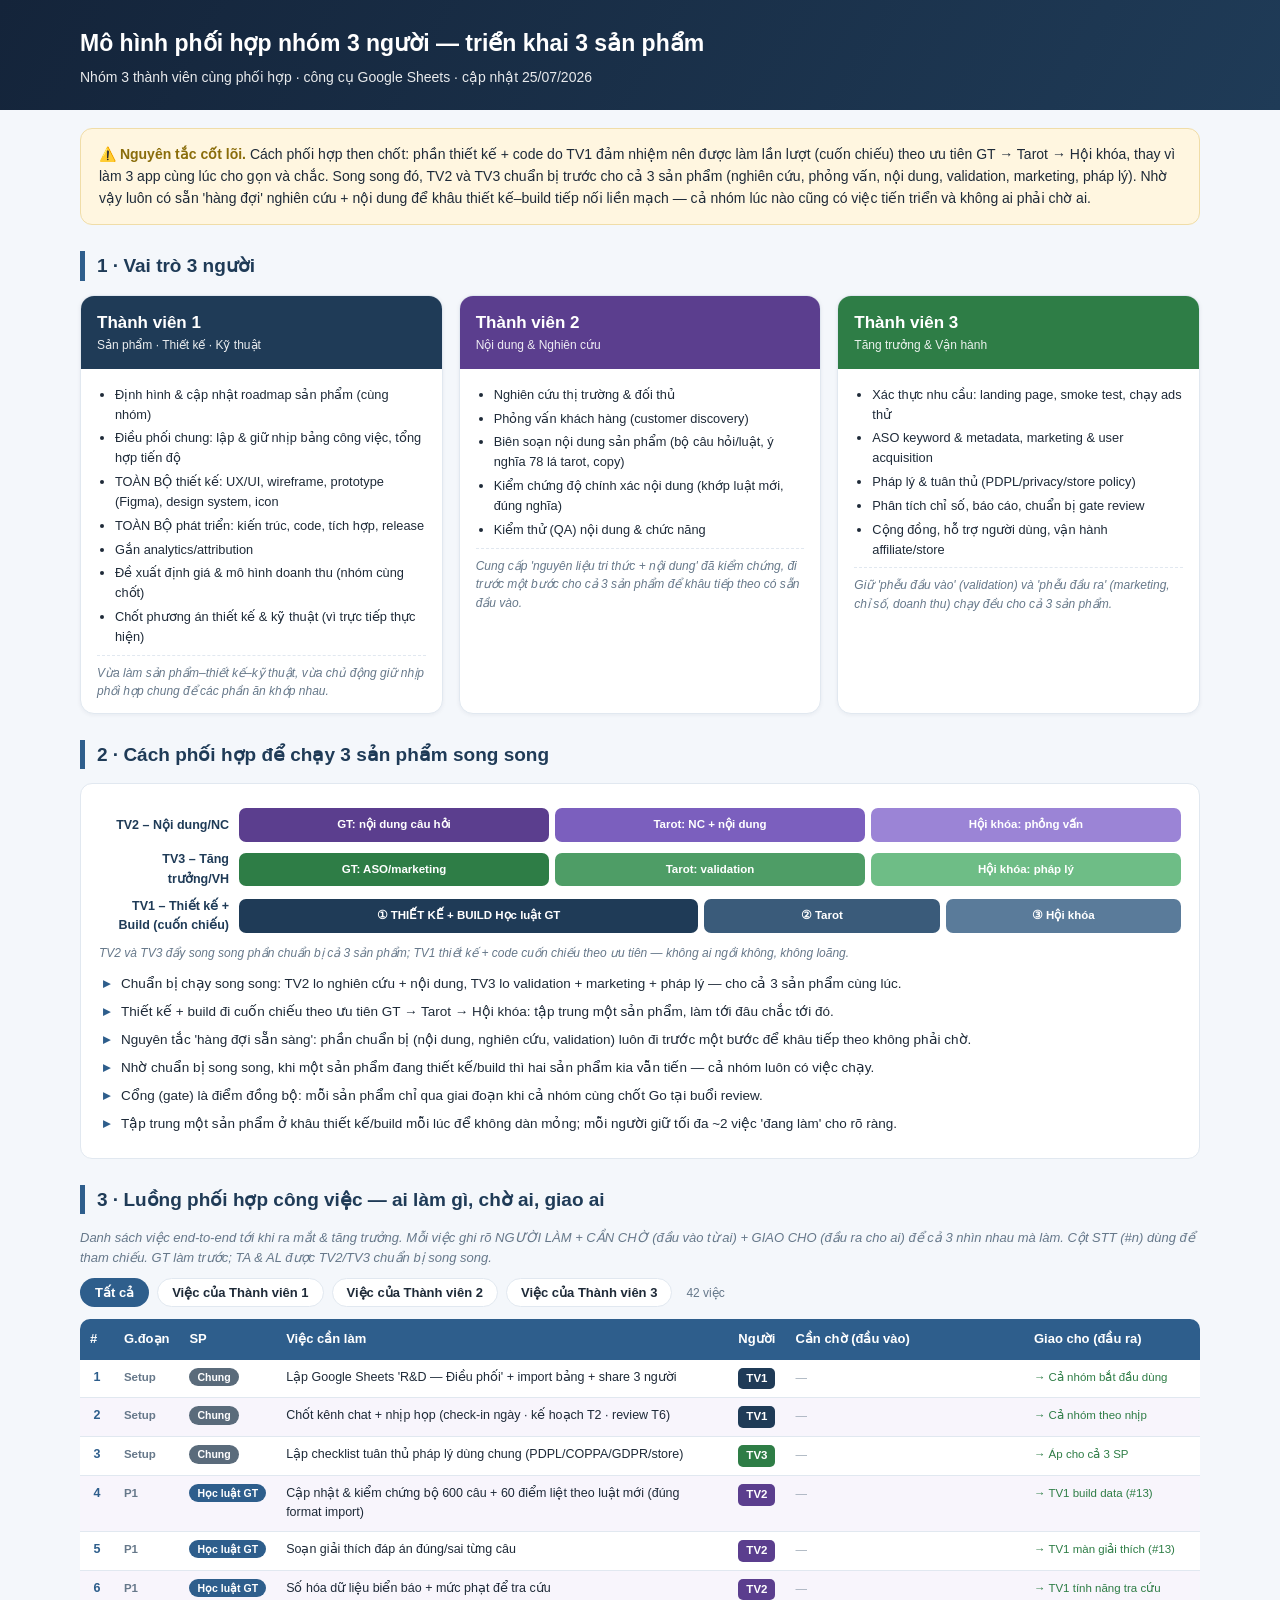
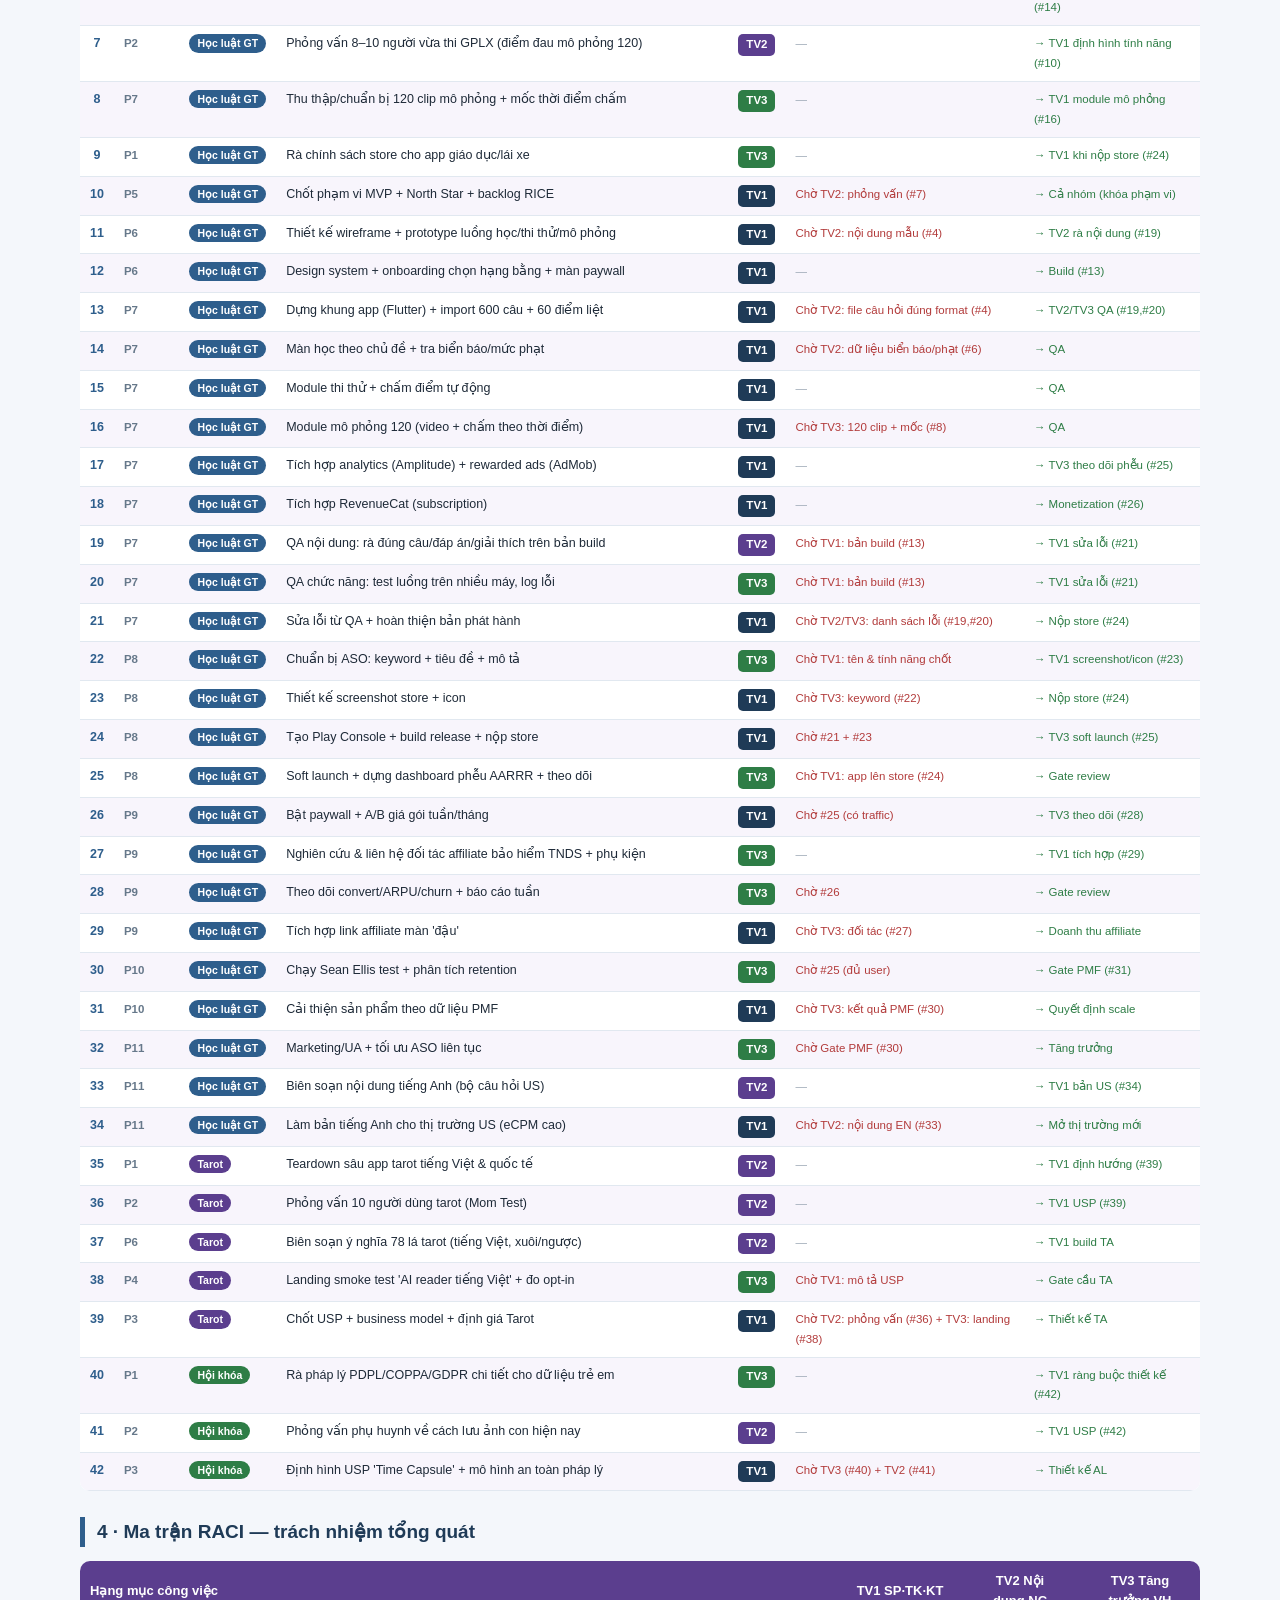
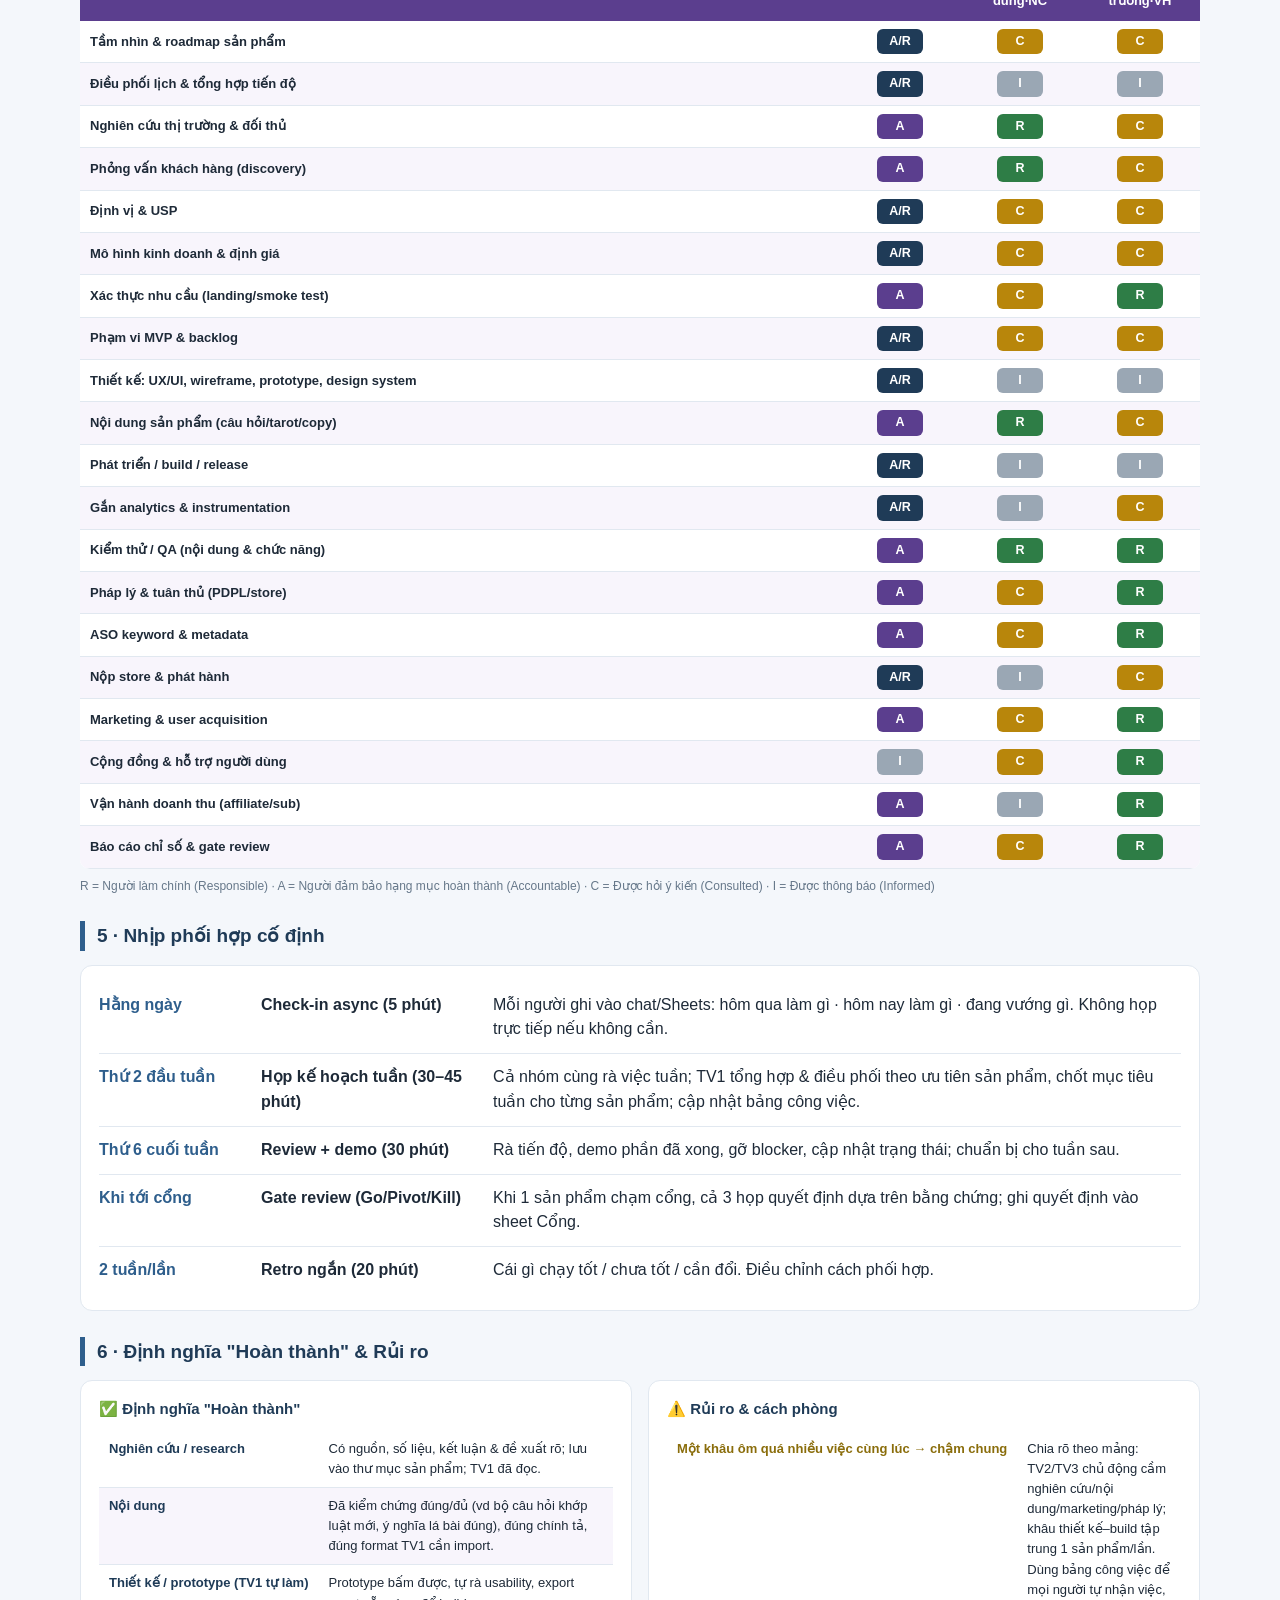
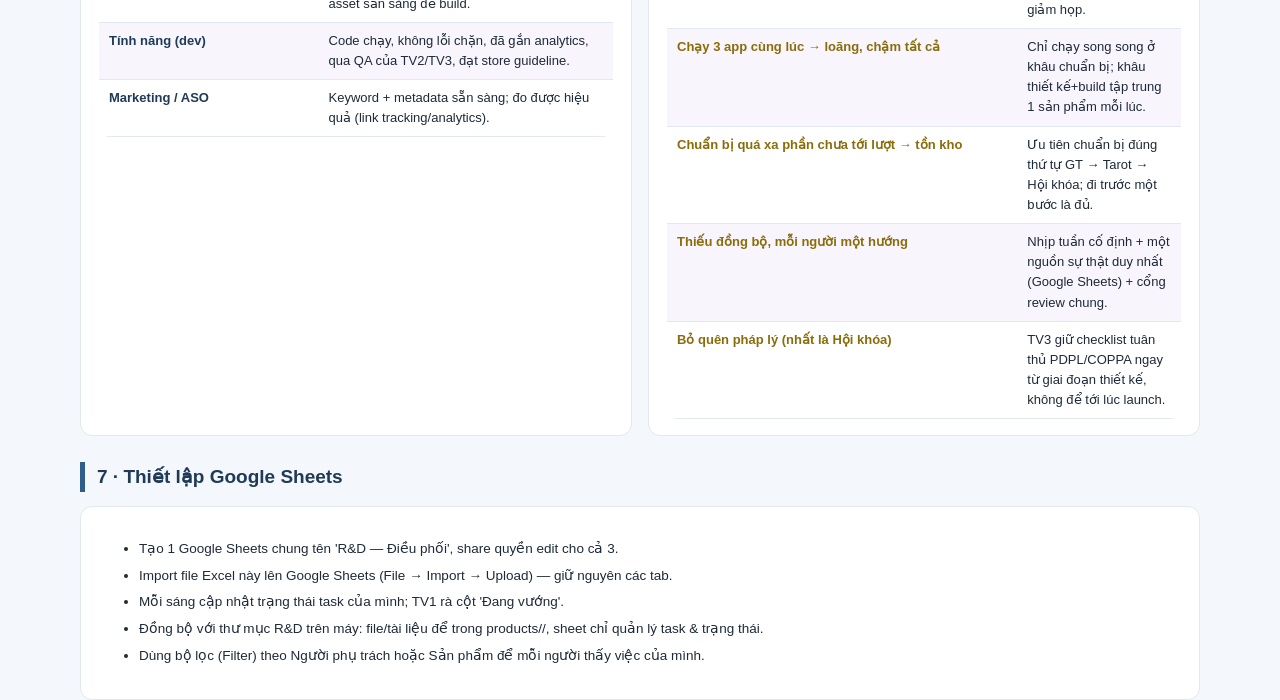
<file: prjs/3m/Phoi_hop_nhom_3_nguoi.html>
<!DOCTYPE html><html lang="vi"><head><meta charset="UTF-8"><meta name="viewport" content="width=device-width,initial-scale=1.0">
<title>Mô hình phối hợp nhóm 3 người</title>
<style>
:root{--navy:#14243A;--navy2:#1F3B57;--bg:#F4F7FB;--card:#fff;--line:#E1E8F0;--ink:#1E2A38;--mut:#66788A;--blue:#2E5E8C;--pur:#5B3E8E;--green:#2E7D46;--amber:#B8860B}
*{box-sizing:border-box}
body{margin:0;font-family:-apple-system,BlinkMacSystemFont,"Segoe UI",Roboto,Arial,sans-serif;background:var(--bg);color:var(--ink);line-height:1.55}
header{background:linear-gradient(120deg,var(--navy),var(--navy2));color:#fff;padding:26px 28px 22px}
header h1{margin:0 0 5px;font-size:23px}header p{margin:0;opacity:.9;font-size:14px}
.wrap{max-width:1160px;margin:0 auto;padding:0 20px}
main{padding:22px 0 70px}
h2.sec{font-size:19px;color:var(--navy2);border-left:5px solid var(--blue);padding-left:12px;margin:26px 0 14px}
.insight{background:#FFF6E0;border:1px solid #F0DDA8;border-radius:12px;padding:15px 18px;margin:18px 0;font-size:14px}
.insight b{color:#8A6D0B}
.roles{display:grid;grid-template-columns:repeat(3,1fr);gap:16px}
@media(max-width:860px){.roles{grid-template-columns:1fr}}
.role{background:var(--card);border:1px solid var(--line);border-radius:14px;overflow:hidden;box-shadow:0 1px 4px rgba(20,40,70,.06)}
.role .top{padding:14px 16px;color:#fff}
.role .top .nm{font-size:17px;font-weight:800}.role .top .tg{font-size:12px;opacity:.9}
.role .bd{padding:12px 16px}
.role ul{margin:0 0 8px;padding-left:18px}.role li{font-size:12.8px;margin:4px 0}
.role .fo{font-size:12px;color:var(--mut);font-style:italic;border-top:1px dashed var(--line);padding-top:8px}
.flow{background:var(--card);border:1px solid var(--line);border-radius:12px;padding:16px 18px}
.lane{display:grid;grid-template-columns:130px 1fr;gap:10px;align-items:center;margin:8px 0}
.lane .lb{font-size:12.5px;font-weight:700;text-align:right;color:var(--navy2)}
.lane .bars{display:flex;gap:6px}
.seg{flex:1;padding:8px 6px;border-radius:7px;text-align:center;font-size:11.5px;font-weight:600;color:#fff}
.pts{margin:12px 0 0;padding-left:0;list-style:none}
.pts li{font-size:13.5px;margin:7px 0;padding-left:22px;position:relative}
.pts li:before{content:"▸";position:absolute;left:4px;color:var(--blue);font-weight:800}
table{width:100%;border-collapse:collapse;font-size:13px;background:var(--card);border-radius:10px;overflow:hidden}
th{background:var(--pur);color:#fff;padding:10px;text-align:left}
th.c{text-align:center}
td{padding:8px 10px;border-bottom:1px solid var(--line)}
td.raci{text-align:center;width:120px}
.rb{display:inline-block;min-width:46px;padding:3px 9px;border-radius:6px;color:#fff;font-weight:800;font-size:12.5px}
td.rtask{font-weight:600}
tr:nth-child(even) td{background:#F8F5FC}
.legend{font-size:12px;color:var(--mut);margin-top:8px}
.cad{display:flex;flex-direction:column;gap:0}
.crow{display:grid;grid-template-columns:150px 220px 1fr;gap:12px;padding:11px 0;border-top:1px solid var(--line)}
.crow:first-child{border-top:0}
.crow .w{font-weight:800;color:var(--blue)}.crow .a{font-weight:700}
@media(max-width:760px){.crow{grid-template-columns:1fr}}
.two{display:grid;grid-template-columns:1fr 1fr;gap:16px}
@media(max-width:820px){.two{grid-template-columns:1fr}}
.box{background:var(--card);border:1px solid var(--line);border-radius:12px;padding:16px 18px}
.box h3{margin:0 0 10px;font-size:15px;color:var(--navy2)}
.box td:first-child{font-weight:700;color:var(--navy2);white-space:nowrap;vertical-align:top}
.risk td:first-child{color:#8A6D0B}
.setup li{font-size:13.5px;margin:6px 0}
.badge{display:inline-block;font-size:11px;font-weight:700;color:#fff;border-radius:5px;padding:2px 7px}
.fnote{font-size:13px;color:var(--mut);font-style:italic;margin-bottom:10px}
.filterbar{display:flex;flex-wrap:wrap;gap:8px;align-items:center;margin-bottom:12px}
.fb{border:1px solid var(--line);background:#fff;color:var(--ink);border-radius:20px;padding:6px 14px;font-size:13px;font-weight:600;cursor:pointer;transition:.15s}
.fb:hover{border-color:#9DB8D4}
.fb.active{background:var(--c,#2E5E8C);color:#fff;border-color:transparent}
.cnt{font-size:12px;color:var(--mut);margin-left:6px}
#flow th{background:#2E5E8C}
#flow td{font-size:12.5px;vertical-align:top}
td.stt{text-align:center;font-weight:800;color:#2E5E8C}
.who{display:inline-block;text-align:center;font-weight:700;color:#fff;border-radius:5px;padding:2px 8px;font-size:11.5px;white-space:nowrap}
.sp{display:inline-block;font-size:10.5px;font-weight:700;color:#fff;border-radius:10px;padding:1px 8px;white-space:nowrap}
.wait{color:#B23B3B;font-size:11.5px}.wait.none{color:#9AA7B4}
.hand{color:#2E7D46;font-size:11.5px}
.phase{color:var(--mut);font-size:11.5px;font-weight:600;white-space:nowrap}
/* ======== RESPONSIVE (mobile · tablet · PC) ======== */
@media(max-width:1000px){
  .wrap{padding:0 14px}
  .roles{grid-template-columns:1fr 1fr}
}
@media(max-width:760px){
  header{padding:20px 16px 16px}
  header h1{font-size:19px;line-height:1.3}
  header p{font-size:12.5px}
  h2.sec{font-size:17px;margin:22px 0 12px}
  .insight{font-size:13px;padding:12px 14px}
  .roles{grid-template-columns:1fr}
  /* swimlane: stack nhãn trên, thanh dưới */
  .lane{grid-template-columns:1fr;gap:5px;margin:14px 0}
  .lane .lb{text-align:left;font-size:13px;color:var(--navy2)}
  .seg{font-size:11px;padding:9px 5px}
  /* nút lọc to, dễ bấm */
  .filterbar{gap:7px}
  .fb{flex:1 1 45%;text-align:center;padding:10px 8px;font-size:13.5px}
  .cnt{flex:1 1 100%;text-align:center;margin:2px 0 0}
  .crow{grid-template-columns:1fr;gap:2px;padding:12px 0}
  .crow .w{font-size:14px}
}
/* Bảng -> thẻ (card) trên điện thoại: đọc dễ, không phải kéo ngang */
@media(max-width:640px){
  #flow thead, #raci thead{display:none}
  #flow, #raci{display:block}
  #flow tbody, #raci tbody{display:block}
  #flow tr, #raci tr{display:block;border:1px solid var(--line);border-radius:12px;margin:0 0 12px;padding:10px 13px;background:#fff;box-shadow:0 1px 4px rgba(20,40,70,.06)}
  #flow tr td, #raci tr td{background:transparent!important}
  #flow td, #raci td{display:flex;gap:12px;align-items:flex-start;border:0;border-bottom:1px dashed #EAF0F6;padding:7px 0;font-size:14px;width:auto}
  #flow tr td:last-child, #raci tr td:last-child{border-bottom:0}
  #flow td::before, #raci td::before{content:attr(data-label);font-weight:700;color:var(--mut);flex:0 0 38%;max-width:38%}
  /* số thứ tự thành tiêu đề thẻ */
  #flow td.stt{border-bottom:2px solid var(--line);padding-bottom:8px;margin-bottom:2px}
  #flow td.stt::before{content:"Việc số"}
  #flow td.stt{font-size:16px;color:var(--navy2)}
  /* ô việc: nhãn trên, nội dung dưới cho dễ đọc */
  #flow td.taskcell{flex-direction:column;gap:3px}
  #flow td.taskcell::before{flex-basis:auto;max-width:none;font-size:12px;text-transform:uppercase;letter-spacing:.4px}
  #flow td.taskcell{font-size:14.5px;font-weight:600;color:var(--ink)}
  /* RACI: tên việc thành tiêu đề thẻ */
  #raci td.rtask{border-bottom:2px solid var(--line);padding-bottom:8px;font-size:15px;font-weight:700;color:var(--navy2)}
  #raci td.rtask::before{display:none}
  #raci td.raci{justify-content:space-between}
  .who,.sp{font-size:12.5px}
}
</style></head><body>
<header><div class="wrap"><h1>Mô hình phối hợp nhóm 3 người — triển khai 3 sản phẩm</h1>
<p>Nhóm 3 thành viên cùng phối hợp · công cụ Google Sheets · cập nhật 25/07/2026</p></div></header>
<main class="wrap">
<div class="insight"><b>⚠️ Nguyên tắc cốt lõi.</b> <span id="insight"></span></div>

<h2 class="sec">1 · Vai trò 3 người</h2>
<div class="roles" id="roles"></div>

<h2 class="sec">2 · Cách phối hợp để chạy 3 sản phẩm song song</h2>
<div class="flow">
  <div class="lane"><div class="lb">TV2 – Nội dung/NC</div><div class="bars">
    <div class="seg" style="background:#5B3E8E">GT: nội dung câu hỏi</div><div class="seg" style="background:#7B5FBE">Tarot: NC + nội dung</div><div class="seg" style="background:#9B84D6">Hội khóa: phỏng vấn</div></div></div>
  <div class="lane"><div class="lb">TV3 – Tăng trưởng/VH</div><div class="bars">
    <div class="seg" style="background:#2E7D46">GT: ASO/marketing</div><div class="seg" style="background:#4E9D66">Tarot: validation</div><div class="seg" style="background:#6EBD86">Hội khóa: pháp lý</div></div></div>
  <div class="lane"><div class="lb">TV1 – Thiết kế + Build (cuốn chiếu)</div><div class="bars">
    <div class="seg" style="background:#1F3B57;flex:2">① THIẾT KẾ + BUILD Học luật GT</div><div class="seg" style="background:#3A5B7A">② Tarot</div><div class="seg" style="background:#5A7B9A">③ Hội khóa</div></div></div>
  <div style="font-size:12px;color:var(--mut);margin-top:6px;font-style:italic">TV2 và TV3 đẩy song song phần chuẩn bị cả 3 sản phẩm; TV1 thiết kế + code cuốn chiếu theo ưu tiên — không ai ngồi không, không loãng.</div>
  <ul class="pts" id="pts"></ul>
</div>

<h2 class="sec">3 · Luồng phối hợp công việc — ai làm gì, chờ ai, giao ai</h2>
<div class="fnote" id="fnote"></div>
<div class="filterbar">
  <button class="fb active" data-w="all">Tất cả</button>
  <button class="fb" data-w="TV1" style="--c:#1F3B57">Việc của Thành viên 1</button>
  <button class="fb" data-w="TV2" style="--c:#5B3E8E">Việc của Thành viên 2</button>
  <button class="fb" data-w="TV3" style="--c:#2E7D46">Việc của Thành viên 3</button>
  <span class="cnt" id="cnt"></span>
</div>
<div style="overflow-x:auto"><table id="flow"></table></div>

<h2 class="sec">4 · Ma trận RACI — trách nhiệm tổng quát</h2>
<div style="overflow-x:auto"><table id="raci"></table></div>
<div class="legend" id="legend"></div>

<h2 class="sec">5 · Nhịp phối hợp cố định</h2>
<div class="box"><div class="cad" id="cad"></div></div>

<h2 class="sec">6 · Định nghĩa "Hoàn thành" &amp; Rủi ro</h2>
<div class="two">
  <div class="box"><h3>✅ Định nghĩa "Hoàn thành"</h3><table id="dod"></table></div>
  <div class="box risk"><h3>⚠️ Rủi ro & cách phòng</h3><table id="risks"></table></div>
</div>

<h2 class="sec">7 · Thiết lập Google Sheets</h2>
<div class="box"><ul class="setup" id="setup"></ul></div>
</main>
<script>
const T={"meta":{"title":"Mô hình phối hợp nhóm 3 người — triển khai 3 sản phẩm song song","subtitle":"Nhóm 3 thành viên cùng phối hợp · công cụ Google Sheets · cập nhật 25/07/2026","date":"2026-07-25"},"insight":"Cách phối hợp then chốt: phần thiết kế + code do TV1 đảm nhiệm nên được làm lần lượt (cuốn chiếu) theo ưu tiên GT → Tarot → Hội khóa, thay vì làm 3 app cùng lúc cho gọn và chắc. Song song đó, TV2 và TV3 chuẩn bị trước cho cả 3 sản phẩm (nghiên cứu, phỏng vấn, nội dung, validation, marketing, pháp lý). Nhờ vậy luôn có sẵn 'hàng đợi' nghiên cứu + nội dung để khâu thiết kế–build tiếp nối liền mạch — cả nhóm lúc nào cũng có việc tiến triển và không ai phải chờ ai.","roles":[{"id":"TV1","name":"Thành viên 1","tag":"Sản phẩm · Thiết kế · Kỹ thuật","color":"1F3B57","owns":["Định hình & cập nhật roadmap sản phẩm (cùng nhóm)","Điều phối chung: lập & giữ nhịp bảng công việc, tổng hợp tiến độ","TOÀN BỘ thiết kế: UX/UI, wireframe, prototype (Figma), design system, icon","TOÀN BỘ phát triển: kiến trúc, code, tích hợp, release","Gắn analytics/attribution","Đề xuất định giá & mô hình doanh thu (nhóm cùng chốt)","Chốt phương án thiết kế & kỹ thuật (vì trực tiếp thực hiện)"],"focus":"Vừa làm sản phẩm–thiết kế–kỹ thuật, vừa chủ động giữ nhịp phối hợp chung để các phần ăn khớp nhau."},{"id":"TV2","name":"Thành viên 2","tag":"Nội dung & Nghiên cứu","color":"5B3E8E","owns":["Nghiên cứu thị trường & đối thủ","Phỏng vấn khách hàng (customer discovery)","Biên soạn nội dung sản phẩm (bộ câu hỏi/luật, ý nghĩa 78 lá tarot, copy)","Kiểm chứng độ chính xác nội dung (khớp luật mới, đúng nghĩa)","Kiểm thử (QA) nội dung & chức năng"],"focus":"Cung cấp 'nguyên liệu tri thức + nội dung' đã kiểm chứng, đi trước một bước cho cả 3 sản phẩm để khâu tiếp theo có sẵn đầu vào."},{"id":"TV3","name":"Thành viên 3","tag":"Tăng trưởng & Vận hành","color":"2E7D46","owns":["Xác thực nhu cầu: landing page, smoke test, chạy ads thử","ASO keyword & metadata, marketing & user acquisition","Pháp lý & tuân thủ (PDPL/privacy/store policy)","Phân tích chỉ số, báo cáo, chuẩn bị gate review","Cộng đồng, hỗ trợ người dùng, vận hành affiliate/store"],"focus":"Giữ 'phễu đầu vào' (validation) và 'phễu đầu ra' (marketing, chỉ số, doanh thu) chạy đều cho cả 3 sản phẩm."}],"raci":{"legend":"R = Người làm chính (Responsible) · A = Người đảm bảo hạng mục hoàn thành (Accountable) · C = Được hỏi ý kiến (Consulted) · I = Được thông báo (Informed)","cols":["TV1 SP·TK·KT","TV2 Nội dung·NC","TV3 Tăng trưởng·VH"],"rows":[["Tầm nhìn & roadmap sản phẩm","A/R","C","C"],["Điều phối lịch & tổng hợp tiến độ","A/R","I","I"],["Nghiên cứu thị trường & đối thủ","A","R","C"],["Phỏng vấn khách hàng (discovery)","A","R","C"],["Định vị & USP","A/R","C","C"],["Mô hình kinh doanh & định giá","A/R","C","C"],["Xác thực nhu cầu (landing/smoke test)","A","C","R"],["Phạm vi MVP & backlog","A/R","C","C"],["Thiết kế: UX/UI, wireframe, prototype, design system","A/R","I","I"],["Nội dung sản phẩm (câu hỏi/tarot/copy)","A","R","C"],["Phát triển / build / release","A/R","I","I"],["Gắn analytics & instrumentation","A/R","I","C"],["Kiểm thử / QA (nội dung & chức năng)","A","R","R"],["Pháp lý & tuân thủ (PDPL/store)","A","C","R"],["ASO keyword & metadata","A","C","R"],["Nộp store & phát hành","A/R","I","C"],["Marketing & user acquisition","A","C","R"],["Cộng đồng & hỗ trợ người dùng","I","C","R"],["Vận hành doanh thu (affiliate/sub)","A","I","R"],["Báo cáo chỉ số & gate review","A","C","R"]]},"parallel_strategy":{"title":"Cách phối hợp để chạy 3 sản phẩm song song một cách gọn gàng","points":["Chuẩn bị chạy song song: TV2 lo nghiên cứu + nội dung, TV3 lo validation + marketing + pháp lý — cho cả 3 sản phẩm cùng lúc.","Thiết kế + build đi cuốn chiếu theo ưu tiên GT → Tarot → Hội khóa: tập trung một sản phẩm, làm tới đâu chắc tới đó.","Nguyên tắc 'hàng đợi sẵn sàng': phần chuẩn bị (nội dung, nghiên cứu, validation) luôn đi trước một bước để khâu tiếp theo không phải chờ.","Nhờ chuẩn bị song song, khi một sản phẩm đang thiết kế/build thì hai sản phẩm kia vẫn tiến — cả nhóm luôn có việc chạy.","Cổng (gate) là điểm đồng bộ: mỗi sản phẩm chỉ qua giai đoạn khi cả nhóm cùng chốt Go tại buổi review.","Tập trung một sản phẩm ở khâu thiết kế/build mỗi lúc để không dàn mỏng; mỗi người giữ tối đa ~2 việc 'đang làm' cho rõ ràng."]},"cadence":[["Hằng ngày","Check-in async (5 phút)","Mỗi người ghi vào chat/Sheets: hôm qua làm gì · hôm nay làm gì · đang vướng gì. Không họp trực tiếp nếu không cần."],["Thứ 2 đầu tuần","Họp kế hoạch tuần (30–45 phút)","Cả nhóm cùng rà việc tuần; TV1 tổng hợp & điều phối theo ưu tiên sản phẩm, chốt mục tiêu tuần cho từng sản phẩm; cập nhật bảng công việc."],["Thứ 6 cuối tuần","Review + demo (30 phút)","Rà tiến độ, demo phần đã xong, gỡ blocker, cập nhật trạng thái; chuẩn bị cho tuần sau."],["Khi tới cổng","Gate review (Go/Pivot/Kill)","Khi 1 sản phẩm chạm cổng, cả 3 họp quyết định dựa trên bằng chứng; ghi quyết định vào sheet Cổng."],["2 tuần/lần","Retro ngắn (20 phút)","Cái gì chạy tốt / chưa tốt / cần đổi. Điều chỉnh cách phối hợp."]],"dod":[["Nghiên cứu / research","Có nguồn, số liệu, kết luận & đề xuất rõ; lưu vào thư mục sản phẩm; TV1 đã đọc."],["Nội dung","Đã kiểm chứng đúng/đủ (vd bộ câu hỏi khớp luật mới, ý nghĩa lá bài đúng), đúng chính tả, đúng format TV1 cần import."],["Thiết kế / prototype (TV1 tự làm)","Prototype bấm được, tự rà usability, export asset sẵn sàng để build."],["Tính năng (dev)","Code chạy, không lỗi chặn, đã gắn analytics, qua QA của TV2/TV3, đạt store guideline."],["Marketing / ASO","Keyword + metadata sẵn sàng; đo được hiệu quả (link tracking/analytics)."]],"sheets_setup":["Tạo 1 Google Sheets chung tên 'R&D — Điều phối', share quyền edit cho cả 3.","Import file Excel này lên Google Sheets (File → Import → Upload) — giữ nguyên các tab.","Mỗi sáng cập nhật trạng thái task của mình; TV1 rà cột 'Đang vướng'.","Đồng bộ với thư mục R&D trên máy: file/tài liệu để trong products/<sp>/, sheet chỉ quản lý task & trạng thái.","Dùng bộ lọc (Filter) theo Người phụ trách hoặc Sản phẩm để mỗi người thấy việc của mình."],"risks":[["Một khâu ôm quá nhiều việc cùng lúc → chậm chung","Chia rõ theo mảng: TV2/TV3 chủ động cầm nghiên cứu/nội dung/marketing/pháp lý; khâu thiết kế–build tập trung 1 sản phẩm/lần. Dùng bảng công việc để mọi người tự nhận việc, giảm họp."],["Chạy 3 app cùng lúc → loãng, chậm tất cả","Chỉ chạy song song ở khâu chuẩn bị; khâu thiết kế+build tập trung 1 sản phẩm mỗi lúc."],["Chuẩn bị quá xa phần chưa tới lượt → tồn kho","Ưu tiên chuẩn bị đúng thứ tự GT → Tarot → Hội khóa; đi trước một bước là đủ."],["Thiếu đồng bộ, mỗi người một hướng","Nhịp tuần cố định + một nguồn sự thật duy nhất (Google Sheets) + cổng review chung."],["Bỏ quên pháp lý (nhất là Hội khóa)","TV3 giữ checklist tuân thủ PDPL/COPPA ngay từ giai đoạn thiết kế, không để tới lúc launch."]],"flow_note":"Danh sách việc end-to-end tới khi ra mắt & tăng trưởng. Mỗi việc ghi rõ NGƯỜI LÀM + CẦN CHỜ (đầu vào từ ai) + GIAO CHO (đầu ra cho ai) để cả 3 nhìn nhau mà làm. Cột STT (#n) dùng để tham chiếu. GT làm trước; TA & AL được TV2/TV3 chuẩn bị song song.","flow":[["Setup","Chung","Lập Google Sheets 'R&D — Điều phối' + import bảng + share 3 người","TV1","—","→ Cả nhóm bắt đầu dùng","Chưa bắt đầu"],["Setup","Chung","Chốt kênh chat + nhịp họp (check-in ngày · kế hoạch T2 · review T6)","TV1","—","→ Cả nhóm theo nhịp","Chưa bắt đầu"],["Setup","Chung","Lập checklist tuân thủ pháp lý dùng chung (PDPL/COPPA/GDPR/store)","TV3","—","→ Áp cho cả 3 SP","Chưa bắt đầu"],["P1","GT","Cập nhật & kiểm chứng bộ 600 câu + 60 điểm liệt theo luật mới (đúng format import)","TV2","—","→ TV1 build data (#13)","Đang làm"],["P1","GT","Soạn giải thích đáp án đúng/sai từng câu","TV2","—","→ TV1 màn giải thích (#13)","Chưa bắt đầu"],["P1","GT","Số hóa dữ liệu biển báo + mức phạt để tra cứu","TV2","—","→ TV1 tính năng tra cứu (#14)","Chưa bắt đầu"],["P2","GT","Phỏng vấn 8–10 người vừa thi GPLX (điểm đau mô phỏng 120)","TV2","—","→ TV1 định hình tính năng (#10)","Chưa bắt đầu"],["P7","GT","Thu thập/chuẩn bị 120 clip mô phỏng + mốc thời điểm chấm","TV3","—","→ TV1 module mô phỏng (#16)","Chưa bắt đầu"],["P1","GT","Rà chính sách store cho app giáo dục/lái xe","TV3","—","→ TV1 khi nộp store (#24)","Chưa bắt đầu"],["P5","GT","Chốt phạm vi MVP + North Star + backlog RICE","TV1","Chờ TV2: phỏng vấn (#7)","→ Cả nhóm (khóa phạm vi)","Đang làm"],["P6","GT","Thiết kế wireframe + prototype luồng học/thi thử/mô phỏng","TV1","Chờ TV2: nội dung mẫu (#4)","→ TV2 rà nội dung (#19)","Chưa bắt đầu"],["P6","GT","Design system + onboarding chọn hạng bằng + màn paywall","TV1","—","→ Build (#13)","Chưa bắt đầu"],["P7","GT","Dựng khung app (Flutter) + import 600 câu + 60 điểm liệt","TV1","Chờ TV2: file câu hỏi đúng format (#4)","→ TV2/TV3 QA (#19,#20)","Chưa bắt đầu"],["P7","GT","Màn học theo chủ đề + tra biển báo/mức phạt","TV1","Chờ TV2: dữ liệu biển báo/phạt (#6)","→ QA","Chưa bắt đầu"],["P7","GT","Module thi thử + chấm điểm tự động","TV1","—","→ QA","Chưa bắt đầu"],["P7","GT","Module mô phỏng 120 (video + chấm theo thời điểm)","TV1","Chờ TV3: 120 clip + mốc (#8)","→ QA","Chưa bắt đầu"],["P7","GT","Tích hợp analytics (Amplitude) + rewarded ads (AdMob)","TV1","—","→ TV3 theo dõi phễu (#25)","Chưa bắt đầu"],["P7","GT","Tích hợp RevenueCat (subscription)","TV1","—","→ Monetization (#26)","Chưa bắt đầu"],["P7","GT","QA nội dung: rà đúng câu/đáp án/giải thích trên bản build","TV2","Chờ TV1: bản build (#13)","→ TV1 sửa lỗi (#21)","Chưa bắt đầu"],["P7","GT","QA chức năng: test luồng trên nhiều máy, log lỗi","TV3","Chờ TV1: bản build (#13)","→ TV1 sửa lỗi (#21)","Chưa bắt đầu"],["P7","GT","Sửa lỗi từ QA + hoàn thiện bản phát hành","TV1","Chờ TV2/TV3: danh sách lỗi (#19,#20)","→ Nộp store (#24)","Chưa bắt đầu"],["P8","GT","Chuẩn bị ASO: keyword + tiêu đề + mô tả","TV3","Chờ TV1: tên & tính năng chốt","→ TV1 screenshot/icon (#23)","Chưa bắt đầu"],["P8","GT","Thiết kế screenshot store + icon","TV1","Chờ TV3: keyword (#22)","→ Nộp store (#24)","Chưa bắt đầu"],["P8","GT","Tạo Play Console + build release + nộp store","TV1","Chờ #21 + #23","→ TV3 soft launch (#25)","Chưa bắt đầu"],["P8","GT","Soft launch + dựng dashboard phễu AARRR + theo dõi","TV3","Chờ TV1: app lên store (#24)","→ Gate review","Chưa bắt đầu"],["P9","GT","Bật paywall + A/B giá gói tuần/tháng","TV1","Chờ #25 (có traffic)","→ TV3 theo dõi (#28)","Chưa bắt đầu"],["P9","GT","Nghiên cứu & liên hệ đối tác affiliate bảo hiểm TNDS + phụ kiện","TV3","—","→ TV1 tích hợp (#29)","Chưa bắt đầu"],["P9","GT","Theo dõi convert/ARPU/churn + báo cáo tuần","TV3","Chờ #26","→ Gate review","Chưa bắt đầu"],["P9","GT","Tích hợp link affiliate màn 'đậu'","TV1","Chờ TV3: đối tác (#27)","→ Doanh thu affiliate","Chưa bắt đầu"],["P10","GT","Chạy Sean Ellis test + phân tích retention","TV3","Chờ #25 (đủ user)","→ Gate PMF (#31)","Chưa bắt đầu"],["P10","GT","Cải thiện sản phẩm theo dữ liệu PMF","TV1","Chờ TV3: kết quả PMF (#30)","→ Quyết định scale","Chưa bắt đầu"],["P11","GT","Marketing/UA + tối ưu ASO liên tục","TV3","Chờ Gate PMF (#30)","→ Tăng trưởng","Chưa bắt đầu"],["P11","GT","Biên soạn nội dung tiếng Anh (bộ câu hỏi US)","TV2","—","→ TV1 bản US (#34)","Chưa bắt đầu"],["P11","GT","Làm bản tiếng Anh cho thị trường US (eCPM cao)","TV1","Chờ TV2: nội dung EN (#33)","→ Mở thị trường mới","Chưa bắt đầu"],["P1","TA","Teardown sâu app tarot tiếng Việt & quốc tế","TV2","—","→ TV1 định hướng (#39)","Đang làm"],["P2","TA","Phỏng vấn 10 người dùng tarot (Mom Test)","TV2","—","→ TV1 USP (#39)","Chưa bắt đầu"],["P6","TA","Biên soạn ý nghĩa 78 lá tarot (tiếng Việt, xuôi/ngược)","TV2","—","→ TV1 build TA","Chưa bắt đầu"],["P4","TA","Landing smoke test 'AI reader tiếng Việt' + đo opt-in","TV3","Chờ TV1: mô tả USP","→ Gate cầu TA","Chưa bắt đầu"],["P3","TA","Chốt USP + business model + định giá Tarot","TV1","Chờ TV2: phỏng vấn (#36) + TV3: landing (#38)","→ Thiết kế TA","Chưa bắt đầu"],["P1","AL","Rà pháp lý PDPL/COPPA/GDPR chi tiết cho dữ liệu trẻ em","TV3","—","→ TV1 ràng buộc thiết kế (#42)","Chưa bắt đầu"],["P2","AL","Phỏng vấn phụ huynh về cách lưu ảnh con hiện nay","TV2","—","→ TV1 USP (#42)","Chưa bắt đầu"],["P3","AL","Định hình USP 'Time Capsule' + mô hình an toàn pháp lý","TV1","Chờ TV3 (#40) + TV2 (#41)","→ Thiết kế AL","Chưa bắt đầu"]]};
document.getElementById('insight').textContent=T.insight;
// roles
document.getElementById('roles').innerHTML=T.roles.map(r=>
 '<div class="role"><div class="top" style="background:#'+r.color+'"><div class="nm">'+r.name+'</div><div class="tg">'+r.tag+'</div></div>'+
 '<div class="bd"><ul>'+r.owns.map(o=>'<li>'+o+'</li>').join('')+'</ul><div class="fo">'+r.focus+'</div></div></div>').join('');
// pts
document.getElementById('pts').innerHTML=T.parallel_strategy.points.map(p=>'<li>'+p+'</li>').join('');
// flow
document.getElementById('fnote').textContent=T.flow_note;
const whoC={"TV1":"#1F3B57","TV2":"#5B3E8E","TV3":"#2E7D46"};
const spC={"GT":"#2E5E8C","TA":"#5B3E8E","AL":"#2E7D46","Chung":"#5A6B7B"};
const spN={"GT":"Học luật GT","TA":"Tarot","AL":"Hội khóa","Chung":"Chung"};
const flow=T.flow.map((r,i)=>({stt:i+1,ph:r[0],sp:r[1],task:r[2],who:r[3],wait:r[4],hand:r[5]}));
let curW='all';
function renderFlow(){
  const rows=flow.filter(f=>curW==='all'||f.who===curW);
  document.getElementById('cnt').textContent=rows.length+' việc';
  const showWho=curW==='all';
  let h='<thead><tr><th class="stt">#</th><th>G.đoạn</th><th>SP</th><th>Việc cần làm</th>'+(showWho?'<th>Người</th>':'')+'<th>Cần chờ (đầu vào)</th><th>Giao cho (đầu ra)</th></tr></thead><tbody>';
  h+=rows.map(f=>'<tr><td class="stt" data-label="#">'+f.stt+'</td>'+
    '<td data-label="Giai đoạn"><span class="phase">'+f.ph+'</span></td>'+
    '<td data-label="Sản phẩm"><span class="sp" style="background:'+spC[f.sp]+'">'+spN[f.sp]+'</span></td>'+
    '<td class="taskcell" data-label="Việc cần làm">'+f.task+'</td>'+
    (showWho?'<td data-label="Người làm"><span class="who" style="background:'+whoC[f.who]+'">'+f.who+'</span></td>':'')+
    '<td data-label="⏳ Cần chờ"><span class="wait'+(f.wait==='—'?' none':'')+'">'+f.wait+'</span></td>'+
    '<td data-label="➡ Giao cho"><span class="hand">'+f.hand+'</span></td></tr>').join('');
  document.getElementById('flow').innerHTML=h+'</tbody>';
}
document.querySelectorAll('.fb').forEach(b=>b.onclick=()=>{
  document.querySelectorAll('.fb').forEach(x=>x.classList.remove('active'));
  b.classList.add('active');curW=b.dataset.w;renderFlow();
});
renderFlow();
// raci
const cm={"A/R":"#1F3B57","R":"#2E7D46","A":"#5B3E8E","C":"#B8860B","I":"#9AA7B4"};
let h='<thead><tr><th>Hạng mục công việc</th>'+T.raci.cols.map(c=>'<th class="c">'+c+'</th>').join('')+'</tr></thead><tbody>';
h+=T.raci.rows.map(r=>'<tr><td class="rtask">'+r[0]+'</td>'+r.slice(1).map((v,i)=>'<td class="raci" data-label="'+T.raci.cols[i]+'"><span class="rb" style="background:'+cm[v]+'">'+v+'</span></td>').join('')+'</tr>').join('')+'</tbody>';
document.getElementById('raci').innerHTML=h;
document.getElementById('legend').textContent=T.raci.legend;
// cadence
document.getElementById('cad').innerHTML=T.cadence.map(c=>'<div class="crow"><div class="w">'+c[0]+'</div><div class="a">'+c[1]+'</div><div>'+c[2]+'</div></div>').join('');
// dod
document.getElementById('dod').innerHTML=T.dod.map(d=>'<tr><td>'+d[0]+'</td><td>'+d[1]+'</td></tr>').join('');
document.getElementById('risks').innerHTML=T.risks.map(r=>'<tr><td>'+r[0]+'</td><td>'+r[1]+'</td></tr>').join('');
document.getElementById('setup').innerHTML=T.sheets_setup.map(s=>'<li>'+s+'</li>').join('');
</script></body></html>
</file>
<file: prjs/game/style.css>
/*
 * Template cho bản build web — dùng cho CẢ điện thoại lẫn máy tính, một bản duy nhất.
 *
 * Đây là bản `style.css` mặc định của platform `web-mobile` (Cocos 3.8.8), giữ nguyên
 * gần hết. Cocos chép mọi file trong `build-templates/<platform>/` đè lên kết quả build,
 * **thay thế trọn file cùng tên** — nên phải chép đủ nội dung gốc, không được chỉ ghi
 * phần muốn đổi.
 *
 * Vì sao chọn `web-mobile` chứ không phải `web-desktop`:
 *
 * `web-mobile` đã fullscreen sẵn — `#GameDiv/#GameCanvas` đặt 100%, `cc_exact_fit_screen`
 * đã bật, không có tiêu đề hay dòng "Created with Cocos Creator" nào để gỡ. `web-desktop`
 * thì vẽ game trong một khung 1280×960 có viền, bo góc, đổ bóng, đặt giữa trang nền trắng;
 * muốn nó fullscreen phải viết đè cả `index.html` — mà `index.html` sinh ra chứa danh sách
 * script và import map riêng của từng lần build, ghim cứng vào template là một quả bom hẹn
 * giờ. Ở đây chỉ cần đè `style.css`, không đụng gì tới phần script.
 *
 * Chỉ có MỘT thay đổi so với bản gốc: `background-color` của `body`.
 */

html {
  -ms-touch-action: none;
}

body, canvas, div {
  display: block;
  outline: none;
  -webkit-tap-highlight-color: rgba(0, 0, 0, 0);

  user-select: none;
  -moz-user-select: none;
  -webkit-user-select: none;
  -ms-user-select: none;
  -khtml-user-select: none;
  -webkit-tap-highlight-color: rgba(0, 0, 0, 0);
}

/* Remove spin of input type number */
input::-webkit-outer-spin-button,
input::-webkit-inner-spin-button {
    /* display: none; <- Crashes Chrome on hover */
    -webkit-appearance: none;
    margin: 0; /* <-- Apparently some margin are still there even though it's hidden */
}

body {
  position: absolute;
  top: 0;
  left: 0;
  width: 100%;
  height: 100%;
  padding: 0;
  border: 0;
  margin: 0;

  cursor: default;
  color: #888;

  /*
   * ĐÂY LÀ THAY ĐỔI DUY NHẤT: #333 -> #0E0B14 ("nền sâu" trong bảng màu ở
   * docs/01-art-pipeline.md).
   *
   * Thiết kế là 750×1624 dọc với Fit Height, nên màn hình nào có tỉ lệ khác đều lộ ra
   * một dải nền hai bên hoặc trên dưới. Xám #333 mặc định cắt hẳn khỏi tông tím-đen của
   * game và làm lộ ra rằng canvas không phủ kín; màu nền sâu thì dải đó chìm vào bố cục.
   */
  background-color: #0E0B14;

  text-align: center;
  font-family: Helvetica, Verdana, Arial, sans-serif;

  display: flex;
  flex-direction: column;
}

canvas {
  background-color: rgba(0, 0, 0, 0);
}

#GameDiv, #Cocos3dGameContainer, #GameCanvas {
  width: 100%;
  height: 100%;
}

:root {
  --safe-top: env(safe-area-inset-top);
  --safe-right: env(safe-area-inset-right);
  --safe-bottom: env(safe-area-inset-bottom);
  --safe-left: env(safe-area-inset-left);
}
</file>
